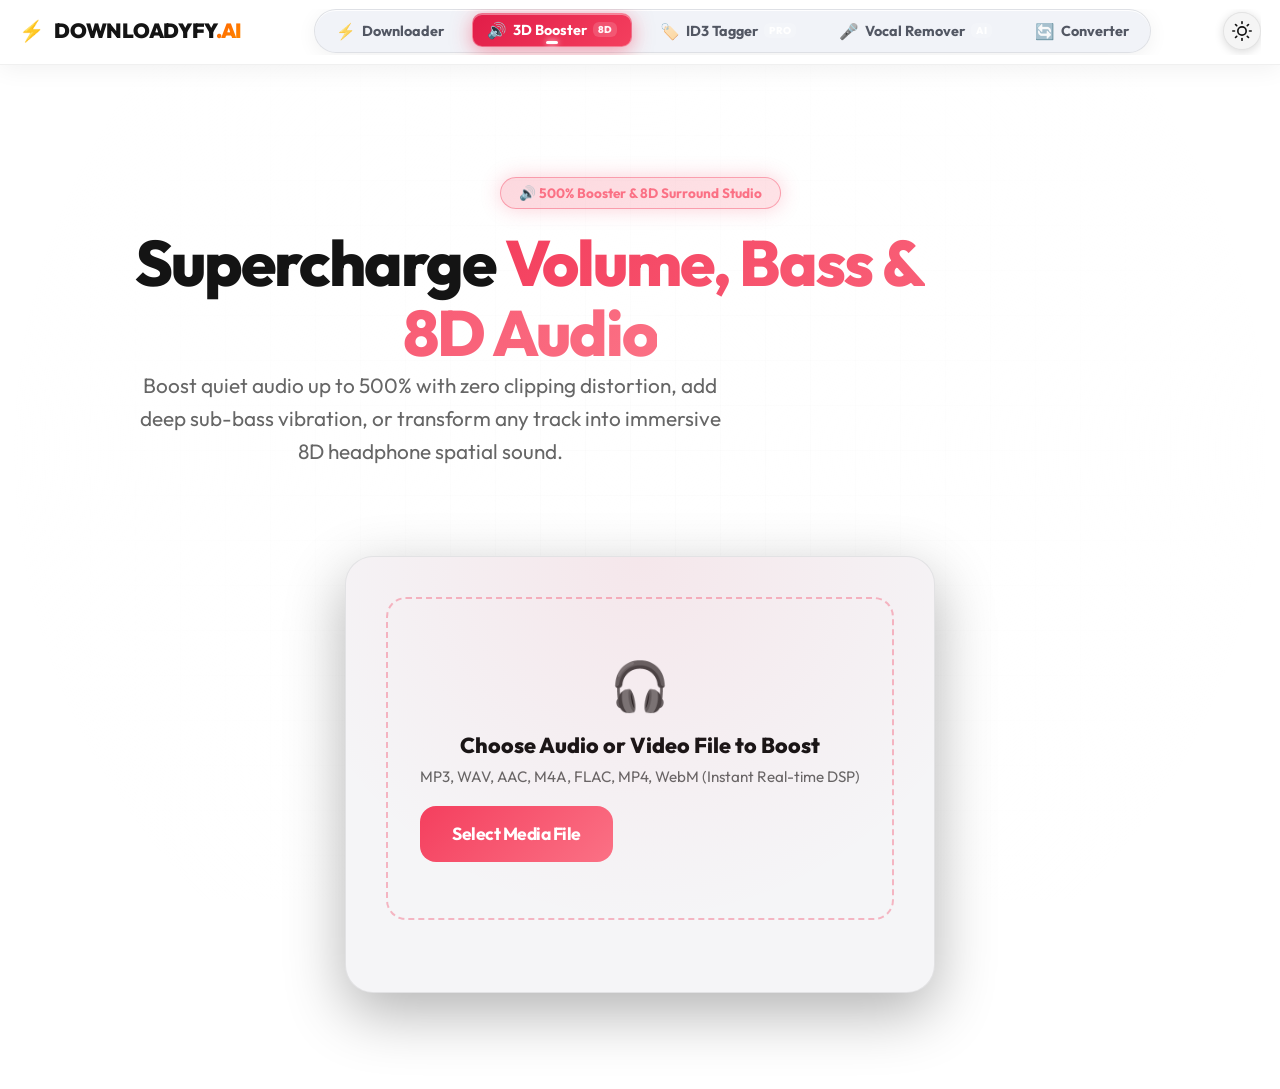
<file: frontend/booster.html>
<!DOCTYPE html>
<html lang="en">
<head>
    <meta charset="UTF-8">
    <meta name="viewport" content="width=device-width, initial-scale=1.0">
    <title>AI Volume Booster & 3D 8D Spatial Audio Studio - DOWNLOADYFY.AI</title>
    <meta name="description" content="Boost audio volume up to 500%, create 8D spatial audio surround sound, deep bass boost, and slowed + reverb tracks in real time.">
    <link rel="preconnect" href="https://fonts.googleapis.com">
    <link rel="preconnect" href="https://fonts.gstatic.com" crossorigin>
    <link href="https://fonts.googleapis.com/css2?family=Outfit:wght@300;400;600;700;800;900&display=swap" rel="stylesheet">
    <link rel="stylesheet" href="styles.css?v=26">
    <style>
        .booster-hero {
            text-align: center;
            padding: 4rem 1rem 2rem;
        }
        .booster-badge {
            background: linear-gradient(135deg, rgba(244, 63, 94, 0.2), rgba(251, 113, 133, 0.2));
            border: 1px solid rgba(244, 63, 94, 0.4);
            color: #fb7185;
            padding: 6px 18px;
            border-radius: 30px;
            font-size: 0.85rem;
            font-weight: 700;
            display: inline-flex;
            align-items: center;
            gap: 8px;
            margin-bottom: 1.2rem;
            box-shadow: 0 0 20px rgba(244, 63, 94, 0.25);
        }
        .booster-card {
            background: var(--card-bg);
            border: 1px solid var(--glass-border);
            border-radius: 28px;
            padding: 2.5rem;
            max-width: 960px;
            margin: 0 auto 3rem;
            box-shadow: 0 20px 60px rgba(0,0,0,0.3);
            backdrop-filter: blur(16px);
            position: relative;
            overflow: hidden;
        }
        .booster-card::before {
            content: '';
            position: absolute;
            inset: 0;
            background: radial-gradient(circle at top, rgba(244, 63, 94, 0.08), transparent 70%);
            pointer-events: none;
        }

        /* 3D Orbit Visualizer Container */
        .orbit-visualizer-container {
            width: 100%;
            height: 240px;
            background: radial-gradient(circle, rgba(244, 63, 94, 0.05), rgba(0,0,0,0.4) 80%);
            border-radius: 20px;
            border: 1px solid var(--glass-border);
            margin-bottom: 2rem;
            position: relative;
            display: flex;
            align-items: center;
            justify-content: center;
            overflow: hidden;
        }
        #orbitCanvas {
            width: 100%;
            height: 100%;
            display: block;
        }
        .orbit-center-icon {
            position: absolute;
            font-size: 2.5rem;
            filter: drop-shadow(0 0 16px rgba(244, 63, 94, 0.6));
            pointer-events: none;
        }

        /* FX Controls Grid */
        .fx-grid {
            display: grid;
            grid-template-columns: repeat(auto-fit, minmax(280px, 1fr));
            gap: 1.5rem;
            margin-bottom: 2rem;
        }
        .fx-box {
            background: rgba(0,0,0,0.25);
            border: 1px solid var(--glass-border);
            border-radius: 20px;
            padding: 1.5rem;
            display: flex;
            flex-direction: column;
            gap: 1rem;
            transition: all 0.3s ease;
        }
        .fx-box:hover {
            border-color: rgba(244, 63, 94, 0.4);
            transform: translateY(-2px);
        }
        .fx-header {
            display: flex;
            justify-content: space-between;
            align-items: center;
        }
        .fx-title {
            font-weight: 800;
            font-size: 1.1rem;
            display: flex;
            align-items: center;
            gap: 8px;
        }
        .fx-val-badge {
            background: rgba(244, 63, 94, 0.15);
            color: #fb7185;
            padding: 3px 10px;
            border-radius: 12px;
            font-weight: 800;
            font-size: 0.85rem;
            border: 1px solid rgba(244, 63, 94, 0.3);
        }

        /* Toggle Switches */
        .switch-toggle {
            position: relative;
            display: inline-block;
            width: 50px;
            height: 28px;
        }
        .switch-toggle input {
            opacity: 0;
            width: 0;
            height: 0;
        }
        .slider-switch {
            position: absolute;
            cursor: pointer;
            inset: 0;
            background-color: rgba(255,255,255,0.1);
            border-radius: 34px;
            transition: .3s;
            border: 1px solid var(--glass-border);
        }
        .slider-switch:before {
            position: absolute;
            content: "";
            height: 20px;
            width: 20px;
            left: 4px;
            bottom: 3px;
            background-color: white;
            border-radius: 50%;
            transition: .3s;
        }
        input:checked + .slider-switch {
            background: linear-gradient(135deg, #f43f5e, #fb7185);
        }
        input:checked + .slider-switch:before {
            transform: translateX(21px);
        }

        /* Presets strip */
        .preset-strip {
            display: flex;
            gap: 10px;
            flex-wrap: wrap;
            margin-bottom: 2rem;
            justify-content: center;
        }
        .preset-pill {
            padding: 10px 18px;
            border-radius: 14px;
            background: rgba(255,255,255,0.03);
            border: 1px solid var(--glass-border);
            color: var(--text-main);
            font-weight: 700;
            font-size: 0.88rem;
            cursor: pointer;
            transition: all 0.2s ease;
            display: flex;
            align-items: center;
            gap: 8px;
        }
        .preset-pill:hover {
            transform: translateY(-2px);
            border-color: #f43f5e;
            box-shadow: 0 8px 20px rgba(244, 63, 94, 0.15);
        }
        .preset-pill.active {
            background: linear-gradient(135deg, #f43f5e, #fb7185);
            color: white;
            border-color: transparent;
            box-shadow: 0 8px 20px rgba(244, 63, 94, 0.3);
        }

        /* Dropzone */
        .booster-dropzone {
            border: 2px dashed rgba(244, 63, 94, 0.35);
            border-radius: 20px;
            padding: 3.5rem 2rem;
            text-align: center;
            cursor: pointer;
            transition: all 0.3s ease;
            background: rgba(255, 255, 255, 0.015);
            margin-bottom: 2rem;
        }
        .booster-dropzone:hover, .booster-dropzone.dragover {
            border-color: #f43f5e;
            background: rgba(244, 63, 94, 0.05);
            transform: scale(1.01);
        }

        /* Master Footer */
        .master-footer {
            background: var(--glass-bg);
            border: 1px solid var(--glass-border);
            border-radius: 20px;
            padding: 1.5rem 2rem;
            display: flex;
            justify-content: space-between;
            align-items: center;
            flex-wrap: wrap;
            gap: 1.5rem;
        }
        .boost-download-btn {
            background: linear-gradient(135deg, #f43f5e, #e11d48);
            color: white;
            padding: 14px 28px;
            border-radius: 16px;
            font-weight: 800;
            font-size: 1.05rem;
            border: none;
            cursor: pointer;
            box-shadow: 0 10px 30px rgba(244, 63, 94, 0.35);
            display: inline-flex;
            align-items: center;
            gap: 10px;
            transition: all 0.3s ease;
        }
        .boost-download-btn:hover {
            transform: translateY(-3px) scale(1.02);
            box-shadow: 0 15px 40px rgba(244, 63, 94, 0.5);
        }

        .nav-links-menu {
            display: flex;
            align-items: center;
            gap: 0.8rem;
        }
        .nav-link-item {
            color: var(--text-muted);
            text-decoration: none;
            font-size: 0.9rem;
            font-weight: 700;
            padding: 6px 14px;
            border-radius: 10px;
            transition: all 0.2s ease;
        }
        .nav-link-item:hover, .nav-link-item.active {
            color: var(--text-main);
            background: rgba(255,255,255,0.06);
        }
        .nav-link-item.active {
            color: #fb7185;
            border: 1px solid rgba(244, 63, 94, 0.3);
        }
    </style>
</head>
<body class="light-theme">
    <!-- Navbar -->
    <nav class="navbar">
        <div class="nav-container">
            <a href="index.html" class="logo">
                <span class="logo-icon">⚡</span>
                <span class="logo-text">DOWNLOADYFY<span class="logo-ai">.AI</span></span>
            </a>
            
            <div class="nav-links-menu">
                <a href="index.html" class="nav-link-item nav-downloader"><span class="nav-icon">⚡</span><span>Downloader</span></a>
                <a href="booster.html" class="nav-link-item active nav-booster"><span class="nav-icon">🔊</span><span>3D Booster</span><span class="nav-badge">8D</span></a>
                <a href="tagger.html" class="nav-link-item nav-tagger"><span class="nav-icon">🏷️</span><span>ID3 Tagger</span><span class="nav-badge">PRO</span></a>
                <a href="vocal-remover.html" class="nav-link-item nav-vocal"><span class="nav-icon">🎤</span><span>Vocal Remover</span><span class="nav-badge">AI</span></a>
                <a href="converter.html" class="nav-link-item nav-converter"><span class="nav-icon">🔄</span><span>Converter</span></a>
            </div>

            <div class="nav-controls">
                <button id="themeToggle" class="theme-toggle-btn" aria-label="Toggle Theme">
                    <svg class="sun-icon" xmlns="http://www.w3.org/2000/svg" width="20" height="20" viewBox="0 0 24 24" fill="none" stroke="currentColor" stroke-width="2" stroke-linecap="round" stroke-linejoin="round"><circle cx="12" cy="12" r="5"></circle><line x1="12" y1="1" x2="12" y2="3"></line><line x1="12" y1="21" x2="12" y2="23"></line><line x1="4.22" y1="4.22" x2="5.64" y2="5.64"></line><line x1="18.36" y1="18.36" x2="19.78" y2="19.78"></line><line x1="1" y1="12" x2="3" y2="12"></line><line x1="21" y1="12" x2="23" y2="12"></line><line x1="4.22" y1="19.78" x2="5.64" y2="18.36"></line><line x1="18.36" y1="5.64" x2="19.78" y2="4.22"></line></svg>
                    <svg class="moon-icon hidden" xmlns="http://www.w3.org/2000/svg" width="20" height="20" viewBox="0 0 24 24" fill="none" stroke="currentColor" stroke-width="2" stroke-linecap="round" stroke-linejoin="round"><path d="M21 12.79A9 9 0 1 1 11.21 3 7 7 0 0 0 21 12.79z"></path></svg>
                </button>
            </div>
        </div>
    </nav>

    <main class="container">
        <header class="booster-hero">
            <div class="booster-badge">🔊 500% Booster & 8D Surround Studio</div>
            <h1 class="hero-title">Supercharge <span class="gradient-text" style="background: linear-gradient(135deg, #f43f5e, #fb7185); -webkit-background-clip: text; -webkit-text-fill-color: transparent;">Volume, Bass & 8D Audio</span></h1>
            <p class="hero-subtitle">Boost quiet audio up to 500% with zero clipping distortion, add deep sub-bass vibration, or transform any track into immersive 8D headphone spatial sound.</p>
        </header>

        <section class="booster-card">
            <!-- Upload Area -->
            <div class="booster-dropzone" id="boosterDropzone">
                <input type="file" id="boosterFileInput" accept="audio/*,video/*" style="display: none;">
                <div style="font-size: 3rem; margin-bottom: 1rem;">🎧</div>
                <h3 style="font-size: 1.35rem; margin-bottom: 0.5rem; font-weight: 800;">Choose Audio or Video File to Boost</h3>
                <p style="color: var(--text-muted); font-size: 0.95rem; margin-bottom: 1.2rem;">MP3, WAV, AAC, M4A, FLAC, MP4, WebM (Instant Real-time DSP)</p>
                <button type="button" class="glow-button" id="selectAudioBtn" style="background: linear-gradient(135deg, #f43f5e, #fb7185);">Select Media File</button>
            </div>

            <!-- Studio Suite -->
            <div id="boosterStudio" class="hidden">
                <!-- 3D Orbit Visualizer -->
                <div class="orbit-visualizer-container">
                    <canvas id="orbitCanvas"></canvas>
                    <div class="orbit-center-icon">👤</div>
                </div>

                <!-- One-Click Preset Strip -->
                <div class="preset-strip">
                    <button class="preset-pill active" id="presetDefault">Default / Reset</button>
                    <button class="preset-pill" id="presetBass">💥 Bass Earthquake (+14dB)</button>
                    <button class="preset-pill" id="preset8D">🌀 8D Headphone Experience</button>
                    <button class="preset-pill" id="presetSlowed">🌌 Slowed + Reverb Vibe</button>
                    <button class="preset-pill" id="presetNightcore">⚡ Nightcore Sped-Up</button>
                    <button class="preset-pill" id="presetLoud">📢 Ultra Loud 300%</button>
                </div>

                <!-- FX Sliders & Switches Grid -->
                <div class="fx-grid">
                    <!-- Volume Boost -->
                    <div class="fx-box">
                        <div class="fx-header">
                            <span class="fx-title">🔊 Master Volume</span>
                            <span class="fx-val-badge" id="volValBadge">100%</span>
                        </div>
                        <input type="range" id="volumeSlider" min="0.5" max="5.0" step="0.1" value="1.0" class="volume-slider" style="accent-color: #f43f5e;">
                        <span style="font-size: 0.78rem; color: var(--text-muted);">Smart soft-knee limiter active (no harsh crackling)</span>
                    </div>

                    <!-- Bass Boost -->
                    <div class="fx-box">
                        <div class="fx-header">
                            <span class="fx-title">🥁 Deep Sub-Bass</span>
                            <span class="fx-val-badge" id="bassValBadge">+0 dB</span>
                        </div>
                        <input type="range" id="bassSlider" min="0" max="20" step="1" value="0" class="volume-slider" style="accent-color: #f43f5e;">
                        <span style="font-size: 0.78rem; color: var(--text-muted);">60Hz - 90Hz resonant acoustic sub-woofer kick</span>
                    </div>

                    <!-- 8D Spatial Audio -->
                    <div class="fx-box">
                        <div class="fx-header">
                            <span class="fx-title">🌀 8D 360° Surround</span>
                            <label class="switch-toggle">
                                <input type="checkbox" id="spatialToggle">
                                <span class="slider-switch"></span>
                            </label>
                        </div>
                        <div style="display: flex; justify-content: space-between; align-items: center;">
                            <span style="font-size: 0.85rem; color: var(--text-muted);">Rotation Speed:</span>
                            <span id="orbitSpeedVal" style="font-weight: 700; font-size: 0.85rem; color: #fb7185;">8s / rev</span>
                        </div>
                        <input type="range" id="orbitSpeedSlider" min="3" max="20" step="1" value="8" class="volume-slider" style="accent-color: #f43f5e;">
                    </div>

                    <!-- Reverb / Hall Room -->
                    <div class="fx-box">
                        <div class="fx-header">
                            <span class="fx-title">🏛️ Concert Hall Reverb</span>
                            <label class="switch-toggle">
                                <input type="checkbox" id="reverbToggle">
                                <span class="slider-switch"></span>
                            </label>
                        </div>
                        <span style="font-size: 0.78rem; color: var(--text-muted);">Creates expansive acoustic room reflections</span>
                    </div>

                    <!-- Speed / Pitch (Slowed or Nightcore) -->
                    <div class="fx-box">
                        <div class="fx-header">
                            <span class="fx-title">⏱️ Tempo & Speed</span>
                            <span class="fx-val-badge" id="speedValBadge">1.0x Normal</span>
                        </div>
                        <input type="range" id="speedSlider" min="0.6" max="1.5" step="0.05" value="1.0" class="volume-slider" style="accent-color: #f43f5e;">
                        <span style="font-size: 0.78rem; color: var(--text-muted);">0.85x for Slowed • 1.25x for Nightcore</span>
                    </div>
                </div>

                <!-- Master Controls Footer -->
                <div class="master-footer">
                    <div style="display: flex; align-items: center; gap: 1.2rem;">
                        <button id="boosterPlayBtn" class="play-btn-large" style="background: linear-gradient(135deg, #f43f5e, #fb7185);">▶</button>
                        <div>
                            <h4 id="boosterFileName" style="font-weight: 800; font-size: 1.1rem; margin-bottom: 2px;">Track Name</h4>
                            <span id="boosterTimeDisplay" style="color: var(--text-muted); font-size: 0.85rem;">0:00 / 0:00</span>
                        </div>
                    </div>

                    <button id="downloadBoostedBtn" class="boost-download-btn">
                        <span>⬇</span> Export Enhanced Master (320kbps MP3)
                    </button>
                </div>
            </div>
        </section>
    </main>

    <script src="sound-effects.js"></script>
    <script src="language.js"></script>
    <script src="booster.js"></script>
</body>
</html>
</file>
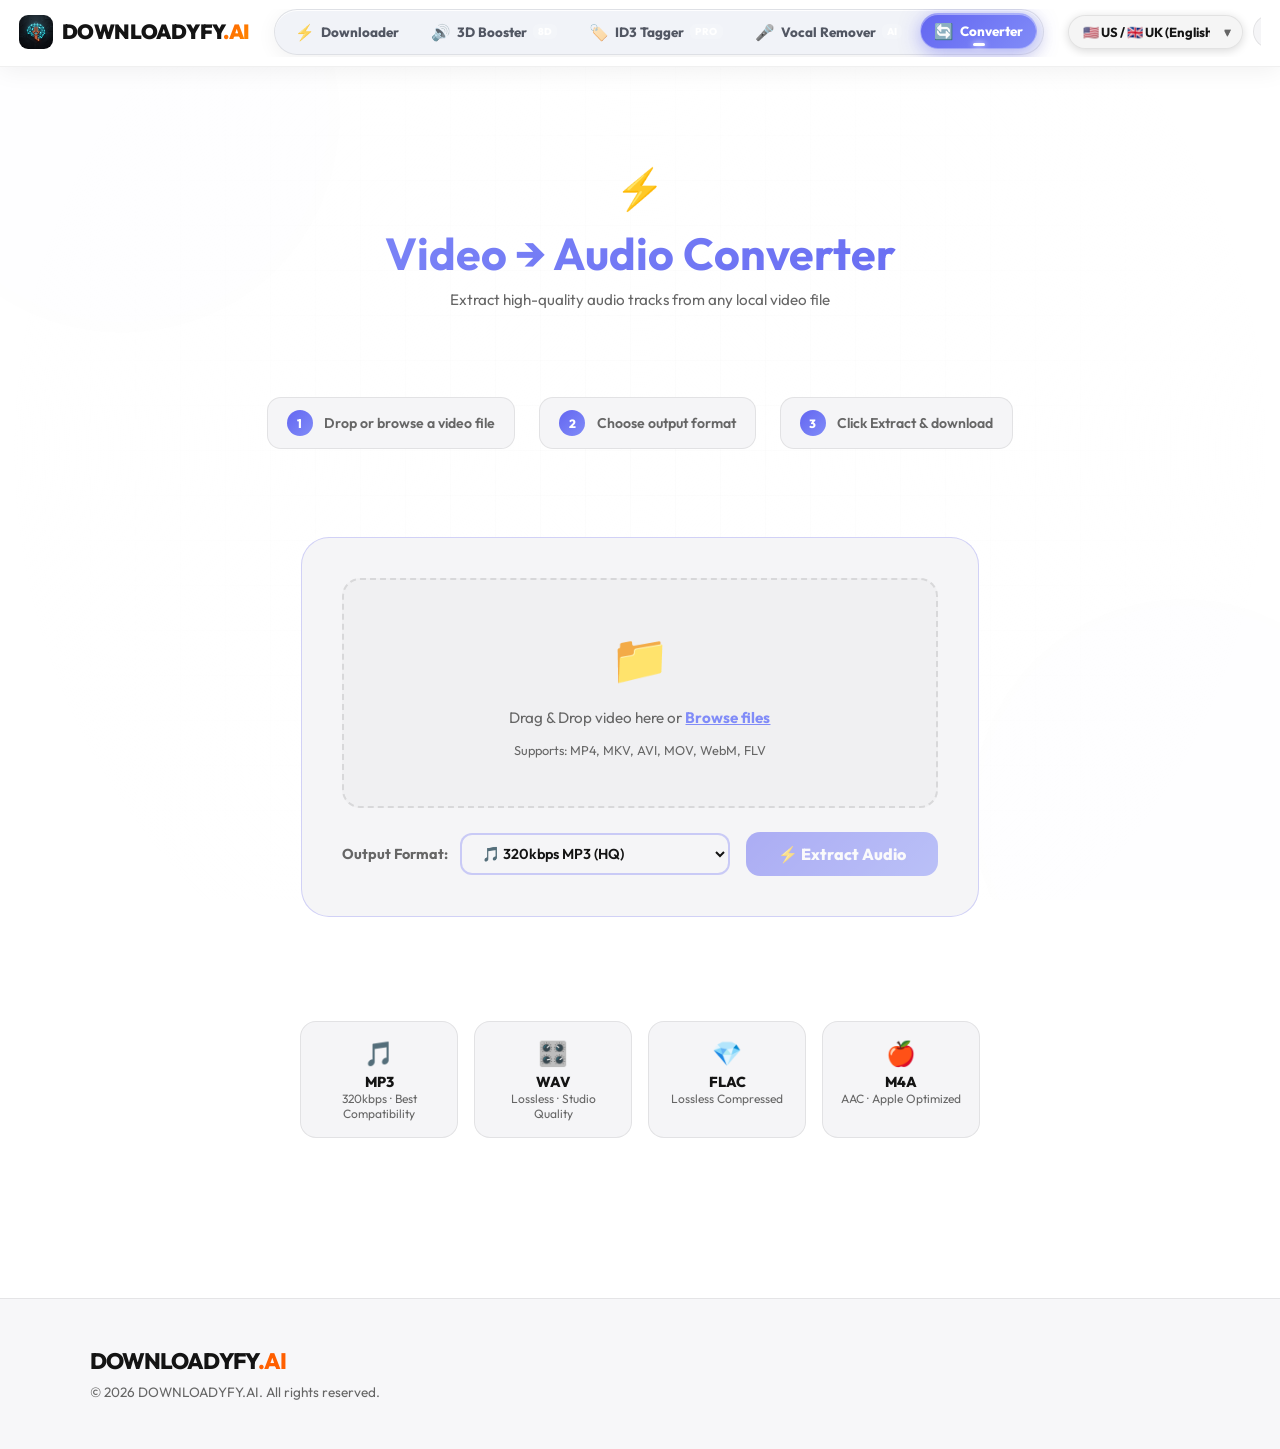
<file: frontend/converter.html>
<!DOCTYPE html>
<html lang="en">
<head>
    <meta charset="UTF-8">
    <meta name="viewport" content="width=device-width, initial-scale=1.0">
    <title>Video → Audio Converter — DOWNLOADYFY.AI</title>
    <meta name="description" content="Convert local MP4, MKV, AVI videos to high-quality MP3, WAV, FLAC audio tracks. Free, no upload limits.">
    <link rel="preconnect" href="https://fonts.googleapis.com">
    <link rel="preconnect" href="https://fonts.gstatic.com" crossorigin>
    <link href="https://fonts.googleapis.com/css2?family=Outfit:wght@300;400;600;800&display=swap" rel="stylesheet">
    <link rel="stylesheet" href="styles.css?v=26">
    <style>
        .page-back-btn {
            display: inline-flex;
            align-items: center;
            gap: 0.5rem;
            font-size: 0.85rem;
            font-weight: 700;
            color: var(--text-muted);
            text-decoration: none;
            padding: 0.4rem 1rem;
            border-radius: 20px;
            border: 1px solid var(--glass-border);
            background: var(--card-bg);
            transition: all 0.2s ease;
        }
        .page-back-btn:hover {
            color: #818cf8;
            border-color: #6366f1;
            transform: translateX(-2px);
        }

        .page-header-section {
            text-align: center;
            padding: 3rem 1rem 2rem;
        }
        .page-header-section h1 {
            font-size: clamp(1.8rem, 4vw, 2.8rem);
            margin: 0.8rem 0 0.5rem;
        }
        .page-header-section p {
            color: var(--text-muted);
            font-size: 0.95rem;
            margin: 0;
        }
        .page-icon { font-size: 2.5rem; margin-bottom: 0.3rem; }

        /* Accent overrides for converter theme (purple/indigo) */
        .converter-page .drag-zone:hover,
        .converter-page .drag-zone.dragover {
            border-color: #6366f1;
            background: rgba(99,102,241,0.06);
        }
        .converter-page .browse-link { color: #818cf8; }
        .converter-page .browse-link:hover { color: #6366f1; }

        /* How it works mini section */
        .mini-how {
            display: flex;
            gap: 1.5rem;
            flex-wrap: wrap;
            justify-content: center;
            max-width: 750px;
            margin: 0 auto 2rem;
        }
        .mini-step {
            display: flex;
            align-items: center;
            gap: 0.7rem;
            background: var(--card-bg);
            border: 1px solid var(--glass-border);
            border-radius: 14px;
            padding: 0.75rem 1.2rem;
            font-size: 0.88rem;
            font-weight: 600;
            color: var(--text-muted);
        }
        .mini-step-num {
            width: 26px;
            height: 26px;
            border-radius: 50%;
            background: linear-gradient(135deg, #6366f1, #818cf8);
            color: white;
            font-size: 0.75rem;
            font-weight: 800;
            display: flex;
            align-items: center;
            justify-content: center;
            flex-shrink: 0;
        }

        /* Allowance badge */
        .allowance-badge {
            display: inline-flex;
            align-items: center;
            gap: 0.5rem;
            padding: 0.4rem 1rem;
            background: rgba(99,102,241,0.12);
            border: 1px solid rgba(99,102,241,0.3);
            border-radius: 20px;
            font-size: 0.82rem;
            font-weight: 700;
            color: #818cf8;
        }

        .format-pills {
            display: flex;
            flex-wrap: wrap;
            gap: 0.7rem;
            margin-bottom: 1.2rem;
        }
        .format-pill-btn {
            padding: 0.5rem 1.1rem;
            border-radius: 12px;
            background: var(--card-bg);
            border: 2px solid var(--glass-border);
            color: var(--text-muted);
            font-size: 0.85rem;
            font-weight: 700;
            cursor: pointer;
            transition: all 0.2s ease;
        }
        .format-pill-btn:hover,
        .format-pill-btn.active {
            border-color: #6366f1;
            color: #818cf8;
            background: rgba(99,102,241,0.1);
        }

        .converter-main-card {
            background: var(--card-bg);
            border: 1px solid rgba(99,102,241,0.25);
            border-radius: 28px;
            padding: 2.5rem;
            max-width: 680px;
            margin: 0 auto 3rem;
        }

        .converter-main-card .drag-zone {
            border: 2px dashed rgba(99,102,241,0.4);
            background: rgba(99,102,241,0.03);
            border-radius: 18px;
            padding: 3rem 2rem;
            text-align: center;
            cursor: pointer;
            transition: all 0.25s ease;
            margin-bottom: 1.5rem;
        }
        .converter-main-card .drag-zone:hover,
        .converter-main-card .drag-zone.dragover {
            border-color: #6366f1;
            background: rgba(99,102,241,0.08);
            transform: scale(1.01);
        }
        .converter-main-card .drag-icon { font-size: 3rem; margin-bottom: 0.5rem; }
        .converter-main-card .drag-text { font-size: 0.95rem; color: var(--text-muted); margin: 0; }
        .converter-main-card .browse-link { color: #818cf8; text-decoration: underline; cursor: pointer; }

        .converter-controls-row {
            display: flex;
            align-items: center;
            justify-content: space-between;
            flex-wrap: wrap;
            gap: 1rem;
        }
        .converter-controls-row label {
            font-weight: 700;
            font-size: 0.9rem;
            color: var(--text-muted);
        }
        .quality-select-styled {
            background: var(--card-bg);
            border: 2px solid rgba(99,102,241,0.3);
            padding: 0.55rem 1rem;
            border-radius: 12px;
            color: var(--text-main);
            cursor: pointer;
            outline: none;
            font-size: 0.9rem;
            font-weight: 600;
            transition: border-color 0.2s ease;
        }
        .quality-select-styled:focus { border-color: #6366f1; }

        .convert-submit-btn {
            background: linear-gradient(135deg, #6366f1, #818cf8);
            color: white;
            border: none;
            padding: 0.75rem 2rem;
            border-radius: 14px;
            font-size: 1rem;
            font-weight: 800;
            cursor: pointer;
            transition: transform 0.2s ease, box-shadow 0.2s ease, opacity 0.2s ease;
            display: flex;
            align-items: center;
            gap: 0.5rem;
            min-width: 160px;
            justify-content: center;
        }
        .convert-submit-btn:hover:not(:disabled) {
            transform: translateY(-2px);
            box-shadow: 0 8px 24px rgba(99,102,241,0.4);
        }
        .convert-submit-btn:disabled {
            opacity: 0.5;
            cursor: not-allowed;
        }

        .selected-file-chip {
            display: inline-flex;
            align-items: center;
            gap: 0.5rem;
            background: rgba(99,102,241,0.12);
            border: 1px solid rgba(99,102,241,0.3);
            border-radius: 12px;
            padding: 0.4rem 0.9rem;
            font-size: 0.82rem;
            color: #818cf8;
            margin-bottom: 1rem;
        }
    </style>
</head>
<body class="converter-page light-theme">
    <nav class="navbar">
        <div class="nav-container">
            <a href="index.html" class="logo" style="display:flex;align-items:center;gap:0.55rem;text-decoration:none;color:inherit;">
                <img src="assets/logo.png" alt="DOWNLOADYFY.AI Logo" style="width:34px;height:34px;border-radius:9px;object-fit:cover;flex-shrink:0;">
                <span class="logo-text">DOWNLOADYFY<span>.AI</span></span>
            </a>

            <div class="nav-links-menu">
                <a href="index.html" class="nav-link-item nav-downloader"><span class="nav-icon">⚡</span><span>Downloader</span></a>
                <a href="booster.html" class="nav-link-item nav-booster"><span class="nav-icon">🔊</span><span>3D Booster</span><span class="nav-badge">8D</span></a>
                <a href="tagger.html" class="nav-link-item nav-tagger"><span class="nav-icon">🏷️</span><span>ID3 Tagger</span><span class="nav-badge">PRO</span></a>
                <a href="vocal-remover.html" class="nav-link-item nav-vocal"><span class="nav-icon">🎤</span><span>Vocal Remover</span><span class="nav-badge">AI</span></a>
                <a href="converter.html" class="nav-link-item active nav-converter"><span class="nav-icon">🔄</span><span>Converter</span></a>
            </div>

            <div class="nav-actions">
                <!-- Language Selector Dropdown -->
                <div class="language-selector-wrapper">
                    <select id="languageSelect" class="lang-select-dropdown" aria-label="Select Language">
                        <!-- Popular/User requested -->
                        <option value="en">🇺🇸 US / 🇬🇧 UK (English)</option>
                        <option value="hi">🇮🇳 India (हिंदी)</option>
                        <option value="ne">🇳🇵 Nepal (नेपाली)</option>
                        <option value="ur">🇵🇰 Pakistan (اردو)</option>
                        <option value="ja">🇯🇵 Japan (日本語)</option>
                        <option value="lb">🇱🇺 Luxembourg (Lëtzebuergesch)</option>

                        <!-- Afghanistan to Burkina Faso -->
                        <option value="ps">🇦🇫 Afghanistan (Pashto)</option>
                        <option value="sq">🇦🇱 Albania (Shqip)</option>
                        <option value="ar">🇩🇿 Algeria / Bahrain (العربية)</option>
                        <option value="ca">🇦🇩 Andorra (Català)</option>
                        <option value="pt">🇦🇴 Angola / Brazil (Português)</option>
                        <option value="es">🇦🇷 Argentina / Bolivia (Español)</option>
                        <option value="hy">🇦🇲 Armenia (Հايերեն)</option>
                        <option value="de">🇦🇹 Austria / Germany (Deutsch)</option>
                        <option value="az">🇦🇿 Azerbaijan (Azərbaycanca)</option>
                        <option value="en">🇧🇸 Bahamas / Belize / Barbados (English)</option>
                        <option value="bn">🇧🇩 Bangladesh (বাংলা)</option>
                        <option value="be">🇧🇾 Belarus (Беларуская)</option>
                        <option value="nl">🇧🇪 Belgium / Netherlands (Nederlands)</option>
                        <option value="fr">🇧🇯 Benin / France / Burkina Faso (Français)</option>
                        <option value="dz">🇧🇹 Bhutan (རྫོང་ཁ)</option>
                        <option value="bs">🇧🇦 Bosnia (Bosanski)</option>
                        <option value="ms">🇧🇳 Brunei (Melayu)</option>
                        <option value="bg">🇧🇬 Bulgaria (Български)</option>

                        <!-- Other major world languages -->
                        <option value="it">🇮🇹 Italy (Italiano)</option>
                        <option value="ko">🇰🇷 Korea (한국어)</option>
                        <option value="ru">🇷🇺 Russia (Русский)</option>
                        <option value="zh-CN">🇨🇳 China (简体中文)</option>
                        <option value="tr">🇹🇷 Turkey (Türkçe)</option>
                        <option value="vi">🇻🇳 Vietnam (Tiếng Việt)</option>
                    </select>
                    <span class="select-arrow" style="
                        position: absolute;
                        right: 10px;
                        top: 50%;
                        transform: translateY(-50%);
                        color: var(--text-muted);
                        pointer-events: none;
                        font-size: 0.7rem;
                    ">▼</span>
                </div>

                <a href="index.html" class="page-back-btn">← Home</a>
                <button id="themeToggle" class="theme-toggle-btn" aria-label="Toggle Theme">
                    <svg class="sun-icon" xmlns="http://www.w3.org/2000/svg" width="20" height="20" viewBox="0 0 24 24" fill="none" stroke="currentColor" stroke-width="2" stroke-linecap="round" stroke-linejoin="round"><circle cx="12" cy="12" r="5"></circle><line x1="12" y1="1" x2="12" y2="3"></line><line x1="12" y1="21" x2="12" y2="23"></line><line x1="4.22" y1="4.22" x2="5.64" y2="5.64"></line><line x1="18.36" y1="18.36" x2="19.78" y2="19.78"></line><line x1="1" y1="12" x2="3" y2="12"></line><line x1="21" y1="12" x2="23" y2="12"></line><line x1="4.22" y1="19.78" x2="5.64" y2="18.36"></line><line x1="18.36" y1="5.64" x2="19.78" y2="4.22"></line></svg>
                    <svg class="moon-icon hidden" xmlns="http://www.w3.org/2000/svg" width="20" height="20" viewBox="0 0 24 24" fill="none" stroke="currentColor" stroke-width="2" stroke-linecap="round" stroke-linejoin="round"><path d="M21 12.79A9 9 0 1 1 11.21 3 7 7 0 0 0 21 12.79z"></path></svg>
                </button>
            </div>
        </div>
    </nav>

    <div class="background-elements">
        <div class="blob blob-1" style="background: radial-gradient(circle, rgba(99,102,241,0.25) 0%, transparent 70%);"></div>
        <div class="blob blob-2" style="background: radial-gradient(circle, rgba(139,92,246,0.2) 0%, transparent 70%);"></div>
    </div>

    <main class="container">
        <header class="page-header-section">
            <div class="page-icon">⚡</div>
            <h1 style="background: linear-gradient(135deg, #818cf8, #6366f1); -webkit-background-clip: text; -webkit-text-fill-color: transparent; background-clip: text;">Video → Audio Converter</h1>
            <p>Extract high-quality audio tracks from any local video file</p>
        </header>

        <!-- Mini How-to steps -->
        <div class="mini-how">
            <div class="mini-step"><div class="mini-step-num">1</div>Drop or browse a video file</div>
            <div class="mini-step"><div class="mini-step-num">2</div>Choose output format</div>
            <div class="mini-step"><div class="mini-step-num">3</div>Click Extract & download</div>
        </div>

        <!-- Main converter card -->
        <div class="converter-main-card">

            <form id="convertForm">
                <!-- Drag Zone -->
                <div class="drag-zone" id="dragZone">
                    <div class="drag-icon">📁</div>
                    <p class="drag-text">Drag & Drop video here or <span class="browse-link">Browse files</span></p>
                    <p class="drag-text" style="font-size: 0.8rem; margin-top: 4px; color: var(--text-muted);">Supports: MP4, MKV, AVI, MOV, WebM, FLV</p>
                    <input type="file" id="videoFileInput" accept="video/*" style="display: none;" required>
                </div>

                <!-- Selected file chip -->
                <div class="selected-file-chip hidden" id="selectedFileInfo">
                    <span>📄</span>
                    <span class="file-name" id="selectedFileName">video.mp4</span>
                    <span style="color: var(--text-muted);">·</span>
                    <span class="file-size" id="selectedFileSize">0 MB</span>
                </div>

                <!-- Controls -->
                <div class="converter-controls-row">
                    <div style="display: flex; align-items: center; gap: 0.8rem; flex-wrap: wrap;">
                        <label for="audioFormatSelect">Output Format:</label>
                        <select id="audioFormatSelect" class="quality-select-styled">
                            <option value="mp3">🎵 320kbps MP3 (HQ)</option>
                            <option value="wav">🎛️ Uncompressed WAV (Lossless)</option>
                            <option value="flac">💎 Lossless FLAC (Super HQ)</option>
                            <option value="m4a">🍎 320kbps M4A/AAC (Best)</option>
                        </select>
                    </div>
                    <button type="submit" class="convert-submit-btn" id="convertBtn" disabled>
                        <span class="convert-btn-text">⚡ Extract Audio</span>
                        <div class="loader-spinner hidden" id="convertLoader" style="width: 16px; height: 16px; border-color: rgba(255,255,255,0.2); border-top-color: #fff;"></div>
                    </button>
                </div>
            </form>

            <!-- Status Box -->
            <div class="status-box hidden" id="convertStatus" style="margin-top: 1.5rem;">
                <div class="progress-bar">
                    <div class="progress-fill" id="convertProgressFill" style="width: 0%; background: linear-gradient(90deg, #6366f1, #818cf8);"></div>
                </div>
                <div class="terminal-log-wrapper" style="padding: 0.5rem 1rem; font-size: 0.85rem;">
                    <span class="terminal-prompt">></span> <span id="convertStatusText">Uploading file to server...</span>
                </div>
            </div>
        </div>

        <!-- Format Info Cards -->
        <div style="max-width: 680px; margin: 0 auto 3rem; display: grid; grid-template-columns: repeat(auto-fit, minmax(140px, 1fr)); gap: 1rem;">
            <div style="background: var(--card-bg); border: 1px solid var(--glass-border); border-radius: 16px; padding: 1rem; text-align: center;">
                <div style="font-size: 1.5rem; margin-bottom: 0.3rem;">🎵</div>
                <div style="font-weight: 800; font-size: 0.9rem; color: var(--text-main);">MP3</div>
                <div style="font-size: 0.75rem; color: var(--text-muted);">320kbps · Best Compatibility</div>
            </div>
            <div style="background: var(--card-bg); border: 1px solid var(--glass-border); border-radius: 16px; padding: 1rem; text-align: center;">
                <div style="font-size: 1.5rem; margin-bottom: 0.3rem;">🎛️</div>
                <div style="font-weight: 800; font-size: 0.9rem; color: var(--text-main);">WAV</div>
                <div style="font-size: 0.75rem; color: var(--text-muted);">Lossless · Studio Quality</div>
            </div>
            <div style="background: var(--card-bg); border: 1px solid var(--glass-border); border-radius: 16px; padding: 1rem; text-align: center;">
                <div style="font-size: 1.5rem; margin-bottom: 0.3rem;">💎</div>
                <div style="font-weight: 800; font-size: 0.9rem; color: var(--text-main);">FLAC</div>
                <div style="font-size: 0.75rem; color: var(--text-muted);">Lossless Compressed</div>
            </div>
            <div style="background: var(--card-bg); border: 1px solid var(--glass-border); border-radius: 16px; padding: 1rem; text-align: center;">
                <div style="font-size: 1.5rem; margin-bottom: 0.3rem;">🍎</div>
                <div style="font-weight: 800; font-size: 0.9rem; color: var(--text-main);">M4A</div>
                <div style="font-size: 0.75rem; color: var(--text-muted);">AAC · Apple Optimized</div>
            </div>
        </div>

        <div id="errorToast" class="toast hidden">
            <p id="errorMsg">Something went wrong. Please try again.</p>
        </div>
    </main>

    <footer class="footer">
        <div class="footer-container">
            <div class="footer-left">
                <div class="footer-logo">DOWNLOADYFY<span>.AI</span></div>
                <p class="footer-copyright">© 2026 DOWNLOADYFY.AI. All rights reserved.</p>
            </div>
        </div>
    </footer>



    <!-- Hidden Google Translate Element but rendered for DOM accessibility -->
    <div id="google_translate_element" style="position: absolute; top: -9999px; left: -9999px; width: 0; height: 0; overflow: hidden; opacity: 0; pointer-events: none;"></div>

    <script src="sound-effects.js"></script>
    <script src="language.js"></script>
    <script src="converter.js?v=2"></script>
    <script type="text/javascript" src="https://translate.google.com/translate_a/element.js?cb=googleTranslateElementInit"></script>
</body>
</html>
</file>
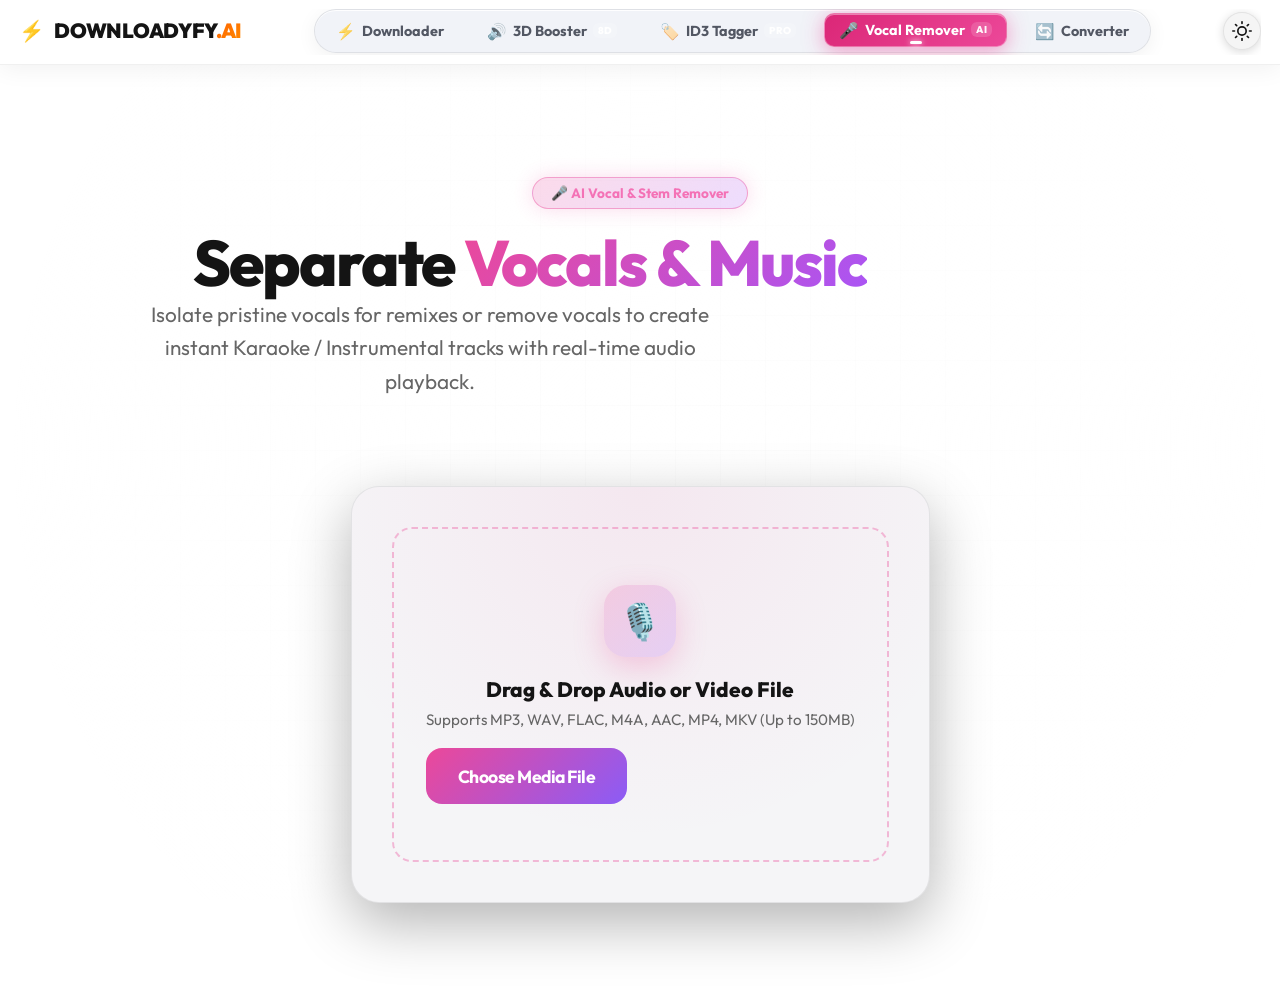
<file: frontend/vocal-remover.html>
<!DOCTYPE html>
<html lang="en">
<head>
    <meta charset="UTF-8">
    <meta name="viewport" content="width=device-width, initial-scale=1.0">
    <title>AI Vocal Remover & Karaoke Maker - DOWNLOADYFY.AI</title>
    <meta name="description" content="Separate vocals and music from any song using advanced AI audio processing. Create instant karaoke and acapella tracks for free.">
    <link rel="preconnect" href="https://fonts.googleapis.com">
    <link rel="preconnect" href="https://fonts.gstatic.com" crossorigin>
    <link href="https://fonts.googleapis.com/css2?family=Outfit:wght@300;400;600;700;800;900&display=swap" rel="stylesheet">
    <link rel="stylesheet" href="styles.css?v=26">
    <style>
        .vocal-hero {
            text-align: center;
            padding: 4rem 1rem 2rem;
        }
        .vocal-badge {
            background: linear-gradient(135deg, rgba(236, 72, 153, 0.2), rgba(168, 85, 247, 0.2));
            border: 1px solid rgba(236, 72, 153, 0.4);
            color: #f472b6;
            padding: 6px 18px;
            border-radius: 30px;
            font-size: 0.85rem;
            font-weight: 700;
            display: inline-flex;
            align-items: center;
            gap: 8px;
            margin-bottom: 1.2rem;
            box-shadow: 0 0 20px rgba(236, 72, 153, 0.2);
        }
        .vocal-card {
            background: var(--card-bg);
            border: 1px solid var(--glass-border);
            border-radius: 28px;
            padding: 2.5rem;
            max-width: 900px;
            margin: 0 auto 3rem;
            box-shadow: 0 20px 60px rgba(0,0,0,0.3);
            backdrop-filter: blur(16px);
            position: relative;
            overflow: hidden;
        }
        .vocal-card::before {
            content: '';
            position: absolute;
            inset: 0;
            background: radial-gradient(circle at top, rgba(236, 72, 153, 0.08), transparent 70%);
            pointer-events: none;
        }
        
        /* Dropzone */
        .vocal-dropzone {
            border: 2px dashed rgba(236, 72, 153, 0.35);
            border-radius: 20px;
            padding: 3.5rem 2rem;
            text-align: center;
            cursor: pointer;
            transition: all 0.3s ease;
            background: rgba(255, 255, 255, 0.015);
            position: relative;
        }
        .vocal-dropzone:hover, .vocal-dropzone.dragover {
            border-color: #ec4899;
            background: rgba(236, 72, 153, 0.05);
            transform: scale(1.01);
        }
        .dropzone-icon {
            width: 72px;
            height: 72px;
            border-radius: 22px;
            background: linear-gradient(135deg, rgba(236, 72, 153, 0.2), rgba(168, 85, 247, 0.2));
            display: flex;
            align-items: center;
            justify-content: center;
            margin: 0 auto 1.2rem;
            font-size: 2.2rem;
            box-shadow: 0 10px 30px rgba(236, 72, 153, 0.25);
        }

        /* Dual Track Studio */
        .studio-container {
            margin-top: 2rem;
            display: flex;
            flex-direction: column;
            gap: 1.5rem;
        }
        .track-strip {
            background: rgba(0,0,0,0.25);
            border: 1px solid var(--glass-border);
            border-radius: 20px;
            padding: 1.5rem;
            display: flex;
            flex-direction: column;
            gap: 1rem;
            position: relative;
        }
        .track-strip.vocals-strip {
            border-color: rgba(236, 72, 153, 0.3);
        }
        .track-strip.music-strip {
            border-color: rgba(16, 185, 129, 0.3);
        }
        .track-header {
            display: flex;
            justify-content: space-between;
            align-items: center;
        }
        .track-title {
            display: flex;
            align-items: center;
            gap: 10px;
            font-weight: 800;
            font-size: 1.15rem;
        }
        .vocals-badge { color: #f472b6; }
        .music-badge { color: #34d399; }
        
        .waveform-canvas {
            width: 100%;
            height: 80px;
            border-radius: 12px;
            background: rgba(0,0,0,0.3);
            display: block;
        }

        .track-controls {
            display: flex;
            align-items: center;
            gap: 1.2rem;
            flex-wrap: wrap;
        }
        .slider-group {
            display: flex;
            align-items: center;
            gap: 10px;
            flex: 1;
            min-width: 180px;
        }
        .volume-slider {
            flex: 1;
            accent-color: #ec4899;
            cursor: pointer;
            height: 6px;
        }
        .music-slider {
            accent-color: #10b981;
        }
        
        .quick-btn {
            padding: 8px 16px;
            border-radius: 12px;
            border: 1px solid var(--glass-border);
            background: var(--glass-bg);
            color: var(--text-main);
            font-weight: 700;
            font-size: 0.85rem;
            cursor: pointer;
            transition: all 0.2s ease;
        }
        .quick-btn:hover {
            transform: translateY(-2px);
            border-color: #ec4899;
        }
        .quick-btn.active {
            background: linear-gradient(135deg, #ec4899, #d946ef);
            color: white;
            border-color: transparent;
        }

        /* Master Player Controls */
        .master-controls {
            background: var(--glass-bg);
            border: 1px solid var(--glass-border);
            border-radius: 20px;
            padding: 1.2rem 2rem;
            display: flex;
            align-items: center;
            justify-content: space-between;
            gap: 1.5rem;
            flex-wrap: wrap;
        }
        .play-btn-large {
            width: 54px;
            height: 54px;
            border-radius: 50%;
            background: linear-gradient(135deg, #ec4899, #a855f7);
            border: none;
            color: white;
            display: flex;
            align-items: center;
            justify-content: center;
            cursor: pointer;
            font-size: 1.4rem;
            transition: transform 0.2s cubic-bezier(0.34, 1.56, 0.64, 1), box-shadow 0.2s ease;
            box-shadow: 0 8px 24px rgba(236, 72, 153, 0.35);
        }
        .play-btn-large:hover {
            transform: scale(1.1);
        }
        
        .export-actions {
            display: flex;
            gap: 1rem;
            flex-wrap: wrap;
        }
        .export-btn {
            padding: 12px 22px;
            border-radius: 14px;
            font-weight: 800;
            font-size: 0.95rem;
            cursor: pointer;
            display: inline-flex;
            align-items: center;
            gap: 8px;
            border: none;
            transition: all 0.3s ease;
        }
        .export-karaoke {
            background: linear-gradient(135deg, #10b981, #059669);
            color: white;
            box-shadow: 0 8px 20px rgba(16, 185, 129, 0.3);
        }
        .export-vocals {
            background: linear-gradient(135deg, #ec4899, #be185d);
            color: white;
            box-shadow: 0 8px 20px rgba(236, 72, 153, 0.3);
        }
        .export-btn:hover {
            transform: translateY(-3px);
            box-shadow: 0 12px 28px rgba(0,0,0,0.3);
        }

        /* Nav tools list styling */
        .nav-links-menu {
            display: flex;
            align-items: center;
            gap: 0.8rem;
        }
        .nav-link-item {
            color: var(--text-muted);
            text-decoration: none;
            font-size: 0.9rem;
            font-weight: 700;
            padding: 6px 14px;
            border-radius: 10px;
            transition: all 0.2s ease;
        }
        .nav-link-item:hover, .nav-link-item.active {
            color: var(--text-main);
            background: rgba(255,255,255,0.06);
        }
        .nav-link-item.active {
            color: #ec4899;
            border: 1px solid rgba(236, 72, 153, 0.3);
        }
    </style>
</head>
<body class="light-theme">
    <!-- Navbar -->
    <nav class="navbar">
        <div class="nav-container">
            <a href="index.html" class="logo">
                <span class="logo-icon">⚡</span>
                <span class="logo-text">DOWNLOADYFY<span class="logo-ai">.AI</span></span>
            </a>
            
            <div class="nav-links-menu">
                <a href="index.html" class="nav-link-item nav-downloader"><span class="nav-icon">⚡</span><span>Downloader</span></a>
                <a href="booster.html" class="nav-link-item nav-booster"><span class="nav-icon">🔊</span><span>3D Booster</span><span class="nav-badge">8D</span></a>
                <a href="tagger.html" class="nav-link-item nav-tagger"><span class="nav-icon">🏷️</span><span>ID3 Tagger</span><span class="nav-badge">PRO</span></a>
                <a href="vocal-remover.html" class="nav-link-item active nav-vocal"><span class="nav-icon">🎤</span><span>Vocal Remover</span><span class="nav-badge">AI</span></a>
                <a href="converter.html" class="nav-link-item nav-converter"><span class="nav-icon">🔄</span><span>Converter</span></a>
            </div>

            <div class="nav-controls">
                <button id="themeToggle" class="theme-toggle-btn" aria-label="Toggle Theme">
                    <svg class="sun-icon" xmlns="http://www.w3.org/2000/svg" width="20" height="20" viewBox="0 0 24 24" fill="none" stroke="currentColor" stroke-width="2" stroke-linecap="round" stroke-linejoin="round"><circle cx="12" cy="12" r="5"></circle><line x1="12" y1="1" x2="12" y2="3"></line><line x1="12" y1="21" x2="12" y2="23"></line><line x1="4.22" y1="4.22" x2="5.64" y2="5.64"></line><line x1="18.36" y1="18.36" x2="19.78" y2="19.78"></line><line x1="1" y1="12" x2="3" y2="12"></line><line x1="21" y1="12" x2="23" y2="12"></line><line x1="4.22" y1="19.78" x2="5.64" y2="18.36"></line><line x1="18.36" y1="5.64" x2="19.78" y2="4.22"></line></svg>
                    <svg class="moon-icon hidden" xmlns="http://www.w3.org/2000/svg" width="20" height="20" viewBox="0 0 24 24" fill="none" stroke="currentColor" stroke-width="2" stroke-linecap="round" stroke-linejoin="round"><path d="M21 12.79A9 9 0 1 1 11.21 3 7 7 0 0 0 21 12.79z"></path></svg>
                </button>
            </div>
        </div>
    </nav>

    <main class="container">
        <header class="vocal-hero">
            <div class="vocal-badge">🎤 AI Vocal & Stem Remover</div>
            <h1 class="hero-title">Separate <span class="gradient-text" style="background: linear-gradient(135deg, #ec4899, #a855f7); -webkit-background-clip: text; -webkit-text-fill-color: transparent;">Vocals & Music</span></h1>
            <p class="hero-subtitle">Isolate pristine vocals for remixes or remove vocals to create instant Karaoke / Instrumental tracks with real-time audio playback.</p>
        </header>

        <section class="vocal-card">
            <!-- Upload Box -->
            <div class="vocal-dropzone" id="vocalDropzone">
                <input type="file" id="vocalFileInput" accept="audio/*,video/*" style="display: none;">
                <div class="dropzone-icon">🎙️</div>
                <h3 style="font-size: 1.3rem; margin-bottom: 0.5rem; font-weight: 800;">Drag & Drop Audio or Video File</h3>
                <p style="color: var(--text-muted); font-size: 0.95rem; margin-bottom: 1.2rem;">Supports MP3, WAV, FLAC, M4A, AAC, MP4, MKV (Up to 150MB)</p>
                <button type="button" class="glow-button" id="selectFileBtn" style="background: linear-gradient(135deg, #ec4899, #8b5cf6);">Choose Media File</button>
            </div>

            <!-- Processing Loader -->
            <div id="vocalLoader" class="hidden" style="text-align: center; padding: 3rem 1rem;">
                <div class="loader-spinner" style="width: 50px; height: 50px; border-width: 4px; border-top-color: #ec4899; margin: 0 auto 1.5rem;"></div>
                <h3 style="font-weight: 800; font-size: 1.2rem; margin-bottom: 0.4rem;">AI Separating Audio Stems...</h3>
                <p style="color: var(--text-muted); font-size: 0.9rem;" id="loaderStatusText">Analyzing stereo phase frequencies & isolating vocals...</p>
            </div>

            <!-- Multi-Track Mixer Studio -->
            <div id="vocalStudio" class="studio-container hidden">
                <div style="display: flex; justify-content: space-between; align-items: center; margin-bottom: 0.5rem;">
                    <div>
                        <h3 id="songTitleDisplay" style="font-weight: 800; font-size: 1.2rem;">Song Title</h3>
                        <p id="songMetaDisplay" style="color: var(--text-muted); font-size: 0.85rem;">00:00 • 320kbps Stereo</p>
                    </div>
                    <button class="quick-btn" id="changeFileBtn">Change File</button>
                </div>

                <!-- Vocals Track -->
                <div class="track-strip vocals-strip">
                    <div class="track-header">
                        <div class="track-title vocals-badge">
                            <span>🎤</span> Isolated Vocals (Acapella)
                        </div>
                        <div class="track-controls">
                            <button class="quick-btn" id="muteVocalsBtn">Mute Vocals</button>
                            <button class="quick-btn" id="soloVocalsBtn">Solo</button>
                        </div>
                    </div>
                    <canvas id="vocalsWaveform" class="waveform-canvas"></canvas>
                    <div class="track-controls">
                        <span style="font-size: 0.85rem; font-weight: 700; color: #f472b6;">Vocal Level</span>
                        <div class="slider-group">
                            <input type="range" id="vocalGain" class="volume-slider" min="0" max="2" step="0.05" value="1">
                            <span id="vocalGainVal" style="font-size: 0.8rem; font-weight: 700; width: 40px;">100%</span>
                        </div>
                    </div>
                </div>

                <!-- Music / Instrumental Track -->
                <div class="track-strip music-strip">
                    <div class="track-header">
                        <div class="track-title music-badge">
                            <span>🎸</span> Instrumental (Karaoke / Music)
                        </div>
                        <div class="track-controls">
                            <button class="quick-btn" id="muteMusicBtn">Mute Music</button>
                            <button class="quick-btn" id="soloMusicBtn">Solo</button>
                        </div>
                    </div>
                    <canvas id="musicWaveform" class="waveform-canvas"></canvas>
                    <div class="track-controls">
                        <span style="font-size: 0.85rem; font-weight: 700; color: #34d399;">Music Level</span>
                        <div class="slider-group">
                            <input type="range" id="musicGain" class="volume-slider music-slider" min="0" max="2" step="0.05" value="1">
                            <span id="musicGainVal" style="font-size: 0.8rem; font-weight: 700; width: 40px;">100%</span>
                        </div>
                    </div>
                </div>

                <!-- Master Controls & Time Bar -->
                <div class="master-controls">
                    <div style="display: flex; align-items: center; gap: 1.2rem;">
                        <button id="masterPlayBtn" class="play-btn-large">▶</button>
                        <div>
                            <span id="currentTimeDisplay" style="font-weight: 800; font-size: 1.1rem;">0:00</span>
                            <span style="color: var(--text-muted); font-size: 0.9rem;"> / </span>
                            <span id="totalTimeDisplay" style="color: var(--text-muted); font-size: 0.9rem;">0:00</span>
                        </div>
                    </div>

                    <!-- Quick Mode Preset Buttons -->
                    <div style="display: flex; gap: 8px;">
                        <button class="quick-btn active" id="presetOriginal">Original Mix</button>
                        <button class="quick-btn" id="presetKaraoke">🎤 Instant Karaoke</button>
                        <button class="quick-btn" id="presetAcapella">🎙️ Acapella Only</button>
                    </div>

                    <!-- Export Buttons -->
                    <div class="export-actions">
                        <button id="downloadKaraokeBtn" class="export-btn export-karaoke">
                            <span>⬇</span> Export Karaoke MP3
                        </button>
                        <button id="downloadVocalsBtn" class="export-btn export-vocals">
                            <span>⬇</span> Export Vocals MP3
                        </button>
                    </div>
                </div>
            </div>
        </section>
    </main>

    <script src="sound-effects.js"></script>
    <script src="vocal-remover.js"></script>
</body>
</html>
</file>
<file: frontend/styles.css>
:root {
    --bg-color: #ffffff;
    --card-bg: #f5f5f7;
    --accent-lime: #8fc235;
    --accent-orange: #ff5f00;
    --accent-orange-hover: #e05300;
    --text-main: #141414;
    --text-muted: #666666;
    --divider: #eaeaea;
    --glass-bg: rgba(245, 245, 247, 0.75);
    --glass-border: rgba(0, 0, 0, 0.08);
    --glow-shadow: rgba(0, 0, 0, 0.05);
    --primary-glow: rgba(255, 95, 0, 0.2);
    --secondary-glow: rgba(143, 194, 53, 0.2);
    
    /* Legacy theme variables mapping for compatibility with platform selectors */
    --primary: var(--accent-orange);
    --secondary: var(--accent-lime);
}

body.light-theme {
    --bg-color: #ffffff;
    --card-bg: #f5f5f7;
    --accent-lime: #8fc235;
    --accent-orange: #ff5f00;
    --accent-orange-hover: #e05300;
    --text-main: #141414;
    --text-muted: #666666;
    --divider: #eaeaea;
    --glass-bg: rgba(245, 245, 247, 0.75);
    --glass-border: rgba(0, 0, 0, 0.08);
    --glow-shadow: rgba(0, 0, 0, 0.05);
    --primary-glow: rgba(255, 95, 0, 0.2);
    --secondary-glow: rgba(143, 194, 53, 0.2);
    
    --primary: var(--accent-orange);
    --secondary: var(--accent-lime);
}

body:not(.light-theme), body.dark-theme {
    --bg-color: #141414;
    --card-bg: #1e1e1e;
    --accent-lime: #daf8a0;
    --accent-orange: #ff5f00;
    --accent-orange-hover: #ff7d33;
    --text-main: #ffffff;
    --text-muted: #a0a0a0;
    --divider: #2a2a2a;
    --glass-bg: rgba(30, 30, 30, 0.65);
    --glass-border: rgba(255, 255, 255, 0.08);
    --glow-shadow: rgba(218, 248, 160, 0.2);
    --primary-glow: rgba(255, 95, 0, 0.4);
    --secondary-glow: rgba(218, 248, 160, 0.3);
    
    --primary: var(--accent-orange);
    --secondary: var(--accent-lime);
}

/* Google Translate styling overrides to look 100% native */
.skiptranslate, .goog-te-banner-frame, #goog-gt-tt, .goog-te-balloon-frame {
    display: none !important;
}
body {
    top: 0px !important;
}
.goog-text-highlight {
    background-color: transparent !important;
    box-shadow: none !important;
}

* {
    margin: 0;
    padding: 0;
    box-sizing: border-box;
    font-family: 'Outfit', sans-serif;
}

body {
    background-color: var(--bg-color);
    color: var(--text-main);
    min-height: 100vh;
    overflow-x: hidden;
    position: relative;
    transition: background-color 0.4s ease, color 0.4s ease;
}

body::before {
    content: '';
    position: fixed;
    top: 0;
    left: 0;
    width: 100vw;
    height: 100vh;
    background-image: 
        radial-gradient(circle at 50% 50%, rgba(20, 20, 20, 0) 0%, var(--bg-color) 80%),
        linear-gradient(rgba(255, 255, 255, 0.015) 1px, transparent 1px),
        linear-gradient(90deg, rgba(255, 255, 255, 0.015) 1px, transparent 1px);
    background-size: 100% 100%, 45px 45px, 45px 45px;
    z-index: -2;
    pointer-events: none;
    transition: background 0.4s ease;
}

body.light-theme::before {
    background-image: 
        radial-gradient(circle at 50% 50%, rgba(255, 255, 255, 0) 0%, var(--bg-color) 80%),
        linear-gradient(rgba(0, 0, 0, 0.012) 1px, transparent 1px),
        linear-gradient(90deg, rgba(0, 0, 0, 0.012) 1px, transparent 1px);
}

/* Background elements */
.background-elements {
    position: fixed;
    top: 0;
    left: 0;
    width: 100vw;
    height: 100vh;
    z-index: -1;
    overflow: hidden;
    pointer-events: none;
}

.blob {
    position: absolute;
    border-radius: 50%;
    filter: blur(140px);
    opacity: 0.2;
    animation: float 25s infinite alternate;
}

.blob-1 {
    width: 500px;
    height: 500px;
    background: var(--accent-orange);
    top: -15%;
    left: -10%;
}

.blob-2 {
    width: 450px;
    height: 450px;
    background: var(--accent-lime);
    bottom: -15%;
    right: -10%;
    animation-delay: -12s;
}

body.light-theme .blob-1 {
    opacity: 0.1;
}
body.light-theme .blob-2 {
    opacity: 0.15;
}

@keyframes float {
    0% { transform: translate(0, 0) scale(1); }
    100% { transform: translate(120px, 80px) scale(1.15); }
}

/* ==========================================================================
   ULTRA-PREMIUM FLOATING DOCK NAVBAR & ANIMATED PILL BUTTONS
   ========================================================================== */

.navbar {
    position: sticky;
    top: 0;
    z-index: 1000;
    background: rgba(10, 11, 16, 0.8);
    backdrop-filter: blur(28px) saturate(190%);
    -webkit-backdrop-filter: blur(28px) saturate(190%);
    border-bottom: 1px solid rgba(255, 255, 255, 0.07);
    padding: 0.55rem 1.2rem;
    transition: all 0.35s cubic-bezier(0.16, 1, 0.3, 1);
    box-shadow: 0 4px 30px rgba(0, 0, 0, 0.35);
}

body.light-theme .navbar {
    background: rgba(255, 255, 255, 0.88);
    border-bottom: 1px solid rgba(0, 0, 0, 0.06);
    box-shadow: 0 4px 25px rgba(0, 0, 0, 0.06);
}

.nav-container {
    max-width: 1440px;
    width: 100%;
    margin: 0 auto;
    display: flex;
    justify-content: space-between;
    align-items: center;
    gap: 0.75rem;
}

/* Brand Logo */
.navbar .logo {
    display: flex;
    align-items: center;
    gap: 0.6rem;
    text-decoration: none;
    font-size: 1.28rem;
    font-weight: 900;
    letter-spacing: -0.6px;
    color: var(--text-main);
    transition: transform 0.3s cubic-bezier(0.34, 1.56, 0.64, 1);
    flex-shrink: 0;
}

.navbar .logo:hover {
    transform: scale(1.03);
}

.navbar .logo-icon-img {
    width: 34px;
    height: 34px;
    border-radius: 10px;
    box-shadow: 0 4px 16px rgba(255, 95, 0, 0.35);
    transition: all 0.3s ease;
    flex-shrink: 0;
}

.navbar .logo-text span {
    background: linear-gradient(135deg, #ff5f00, #ff8c00);
    -webkit-background-clip: text;
    -webkit-text-fill-color: transparent;
}

/* Floating Segmented Island Dock */
.nav-links-menu {
    display: flex;
    align-items: center;
    gap: 4px;
    background: rgba(22, 24, 35, 0.75);
    padding: 4px 6px;
    border-radius: 50px;
    border: 1px solid rgba(255, 255, 255, 0.1);
    backdrop-filter: blur(20px);
    -webkit-backdrop-filter: blur(20px);
    box-shadow: inset 0 1px 0 rgba(255, 255, 255, 0.12), 0 8px 32px rgba(0, 0, 0, 0.4);
    position: relative;
    flex-shrink: 0;
}

body.light-theme .nav-links-menu {
    background: rgba(240, 242, 248, 0.9);
    border: 1px solid rgba(0, 0, 0, 0.08);
    box-shadow: inset 0 1px 0 rgba(255, 255, 255, 0.9), 0 4px 20px rgba(0, 0, 0, 0.06);
}

/* Individual Pill Button - Full text with flex-shrink 0 */
.nav-link-item {
    display: inline-flex;
    align-items: center;
    gap: 6px;
    padding: 7px 13px;
    border-radius: 30px;
    font-size: 0.84rem;
    font-weight: 750;
    color: rgba(255, 255, 255, 0.7);
    text-decoration: none;
    border: 1px solid transparent;
    background: transparent;
    transition: all 0.25s cubic-bezier(0.16, 1, 0.3, 1);
    position: relative;
    white-space: nowrap;
    user-select: none;
    cursor: pointer;
    flex-shrink: 0;
}

body.light-theme .nav-link-item {
    color: rgba(30, 35, 50, 0.75);
}

.nav-link-item .nav-icon {
    font-size: 0.98rem;
    transition: transform 0.3s cubic-bezier(0.34, 1.56, 0.64, 1), filter 0.3s ease;
    display: inline-flex;
    align-items: center;
    justify-content: center;
    flex-shrink: 0;
}

/* Micro Tool Badge */
.nav-badge {
    font-size: 0.62rem;
    font-weight: 850;
    padding: 1px 5px;
    border-radius: 6px;
    background: rgba(255, 255, 255, 0.15);
    color: rgba(255, 255, 255, 0.95);
    letter-spacing: 0.4px;
    text-transform: uppercase;
    transition: all 0.2s ease;
    flex-shrink: 0;
}

/* Hover Lift */
.nav-link-item:hover {
    color: #ffffff;
    background: rgba(255, 255, 255, 0.09);
    border-color: rgba(255, 255, 255, 0.18);
    transform: translateY(-2px);
    box-shadow: 0 4px 16px rgba(0, 0, 0, 0.25);
}

body.light-theme .nav-link-item:hover {
    color: #0b0f19;
    background: rgba(0, 0, 0, 0.06);
    border-color: rgba(0, 0, 0, 0.12);
    box-shadow: 0 4px 12px rgba(0, 0, 0, 0.08);
}

.nav-link-item:hover .nav-icon {
    transform: scale(1.2) rotate(-8deg);
    filter: drop-shadow(0 0 6px currentColor);
}

.nav-link-item:active {
    transform: scale(0.96) translateY(0);
}

/* Active State with Ambient Glow Aura */
.nav-link-item.active {
    color: #ffffff !important;
    border-color: rgba(255, 255, 255, 0.35) !important;
    transform: translateY(-1px);
    position: relative;
}

.nav-link-item.active::after {
    content: '';
    position: absolute;
    bottom: 2px;
    left: 50%;
    transform: translateX(-50%);
    width: 12px;
    height: 3px;
    border-radius: 4px;
    background: #ffffff;
    box-shadow: 0 0 6px #ffffff;
}

/* Distinct Tool Accents */
.nav-link-item.active.nav-downloader {
    background: linear-gradient(135deg, #ff5f00, #ff8c00) !important;
    box-shadow: 0 4px 20px rgba(255, 95, 0, 0.5), inset 0 1px 0 rgba(255, 255, 255, 0.4) !important;
}

.nav-link-item.active.nav-converter {
    background: linear-gradient(135deg, #6366f1, #818cf8) !important;
    box-shadow: 0 4px 20px rgba(99, 102, 241, 0.5), inset 0 1px 0 rgba(255, 255, 255, 0.4) !important;
}



.nav-link-item.active.nav-vocal {
    background: linear-gradient(135deg, #db2777, #ec4899) !important;
    box-shadow: 0 4px 20px rgba(236, 72, 153, 0.5), inset 0 1px 0 rgba(255, 255, 255, 0.4) !important;
}

.nav-link-item.active.nav-booster {
    background: linear-gradient(135deg, #e11d48, #f43f5e) !important;
    box-shadow: 0 4px 20px rgba(244, 63, 94, 0.5), inset 0 1px 0 rgba(255, 255, 255, 0.4) !important;
}

.nav-link-item.active.nav-tagger {
    background: linear-gradient(135deg, #d97706, #eab308) !important;
    color: #111827 !important;
    box-shadow: 0 4px 20px rgba(234, 179, 8, 0.5), inset 0 1px 0 rgba(255, 255, 255, 0.5) !important;
}
.nav-link-item.active.nav-tagger::after {
    background: #111827;
    box-shadow: 0 0 6px rgba(0, 0, 0, 0.5);
}

/* Nav Actions & Theme Switch */
.nav-actions, .nav-controls {
    display: flex;
    align-items: center;
    gap: 0.6rem;
    flex-shrink: 0;
}

.language-selector-wrapper {
    position: relative;
    display: flex;
    align-items: center;
    flex-shrink: 0;
}

.lang-select-dropdown {
    background: rgba(255, 255, 255, 0.05);
    color: var(--text-main);
    border: 1px solid rgba(255, 255, 255, 0.1);
    border-radius: 20px;
    padding: 0.5rem 2rem 0.5rem 0.85rem;
    font-size: 0.82rem;
    font-weight: 700;
    outline: none;
    cursor: pointer;
    appearance: none;
    -webkit-appearance: none;
    transition: all 0.25s cubic-bezier(0.16, 1, 0.3, 1);
    max-width: 175px;
    box-shadow: 0 2px 10px rgba(0, 0, 0, 0.15);
}

.lang-select-dropdown:hover, .lang-select-dropdown:focus {
    border-color: var(--accent-orange);
    background: rgba(255, 255, 255, 0.09);
    box-shadow: 0 0 16px rgba(255, 95, 0, 0.3);
    transform: translateY(-1px);
}

.language-selector-wrapper::after {
    content: '▾';
    position: absolute;
    right: 12px;
    font-size: 0.8rem;
    color: var(--text-muted);
    pointer-events: none;
    transition: all 0.2s ease;
}

.language-selector-wrapper:hover::after {
    color: var(--accent-orange);
    transform: translateY(1px);
}

body.light-theme .lang-select-dropdown {
    background: rgba(0, 0, 0, 0.04);
    border-color: rgba(0, 0, 0, 0.08);
}
body.light-theme .lang-select-dropdown:hover {
    background: rgba(0, 0, 0, 0.07);
    border-color: var(--accent-orange);
}

.theme-toggle-btn {
    background: rgba(255, 255, 255, 0.05);
    border: 1px solid rgba(255, 255, 255, 0.1);
    color: var(--text-main);
    border-radius: 50%;
    width: 38px;
    height: 38px;
    display: flex;
    justify-content: center;
    align-items: center;
    cursor: pointer;
    transition: all 0.3s cubic-bezier(0.16, 1, 0.3, 1);
    box-shadow: 0 2px 10px rgba(0, 0, 0, 0.15);
    flex-shrink: 0;
}

.theme-toggle-btn:hover {
    border-color: var(--accent-orange);
    background: rgba(255, 255, 255, 0.1);
    box-shadow: 0 0 18px rgba(255, 95, 0, 0.4);
    transform: translateY(-2px) scale(1.08) rotate(15deg);
}

body.light-theme .theme-toggle-btn {
    background: rgba(0, 0, 0, 0.04);
    border-color: rgba(0, 0, 0, 0.08);
}
body.light-theme .theme-toggle-btn:hover {
    background: rgba(0, 0, 0, 0.07);
    border-color: var(--accent-orange);
}

/* Responsive Navigation Bar */
@media (max-width: 1280px) {
    .nav-container {
        flex-wrap: nowrap;
        overflow-x: auto;
        -webkit-overflow-scrolling: touch;
        scrollbar-width: none;
        padding-bottom: 2px;
    }
    .nav-container::-webkit-scrollbar {
        display: none;
    }
}



/* Layout Container */
.container {
    max-width: 1100px;
    margin: 0 auto;
    padding: 3rem 1.5rem;
    display: flex;
    flex-direction: column;
    gap: 3.5rem;
}

/* Hero Section */
.hero-section {
    text-align: center;
    display: flex;
    flex-direction: column;
    align-items: center;
    gap: 1.5rem;
    padding: 2rem 0;
}

.badge-container {
    display: flex;
    gap: 0.8rem;
    margin-bottom: 0.5rem;
}

.badge-item {
    font-size: 0.8rem;
    font-weight: 600;
    text-transform: uppercase;
    letter-spacing: 1px;
    padding: 0.4rem 1rem;
    border-radius: 20px;
    background: var(--card-bg);
    border: 1px solid var(--glass-border);
}

.badge-item.youtube {
    color: #ff0000;
    border-color: rgba(255, 0, 0, 0.3);
}

.badge-item.instagram {
    color: #e1306c;
    border-color: rgba(225, 48, 108, 0.3);
}

.badge-item.spotify {
    color: #1ed760;
    border-color: rgba(30, 215, 96, 0.3);
}

.hero-title {
    font-size: 4rem;
    font-weight: 800;
    letter-spacing: -2px;
    line-height: 1.1;
    max-width: 800px;
}

.gradient-text {
    background: linear-gradient(135deg, var(--accent-orange), var(--accent-lime));
    -webkit-background-clip: text;
    -webkit-text-fill-color: transparent;
}

.hero-subtitle {
    color: var(--text-muted);
    font-size: 1.3rem;
    font-weight: 400;
    max-width: 600px;
    line-height: 1.6;
}

/* Glassmorphism Containers */
.input-glass, .glass-card {
    background: var(--glass-bg);
    backdrop-filter: blur(16px);
    -webkit-backdrop-filter: blur(16px);
    border: 1px solid var(--glass-border);
    border-radius: 24px;
    padding: 2rem;
    box-shadow: 0 8px 32px rgba(0, 0, 0, 0.15);
    transition: transform 0.3s ease, box-shadow 0.3s ease, background-color 0.4s ease, border-color 0.4s ease;
    position: relative;
}

/* AI Cyber Corners */
.input-glass::after, .glass-card::after {
    content: '';
    position: absolute;
    top: -1px;
    right: -1px;
    width: 16px;
    height: 16px;
    border-top: 2px solid var(--accent-orange);
    border-right: 2px solid var(--accent-orange);
    border-top-right-radius: 12px;
    pointer-events: none;
    transition: all 0.3s ease;
}

.input-glass::before, .glass-card::before {
    content: '';
    position: absolute;
    bottom: -1px;
    left: -1px;
    width: 16px;
    height: 16px;
    border-bottom: 2px solid var(--accent-lime);
    border-left: 2px solid var(--accent-lime);
    border-bottom-left-radius: 12px;
    pointer-events: none;
    transition: all 0.3s ease;
}

.input-glass:hover, .glass-card:hover {
    box-shadow: 0 15px 45px rgba(0, 0, 0, 0.25), 0 0 25px rgba(255, 95, 0, 0.05);
}

.input-glass:hover::after, .glass-card:hover::after {
    width: 24px;
    height: 24px;
    border-color: var(--accent-lime);
}

.input-glass:hover::before, .glass-card:hover::before {
    width: 24px;
    height: 24px;
    border-color: var(--accent-orange);
}

.input-glass:hover {
    transform: translateY(-3px);
    border-color: rgba(255, 95, 0, 0.35);
}

/* AI Telemetry Bar Styles */
.ai-telemetry-bar {
    display: flex;
    align-items: center;
    gap: 0.6rem;
    background: rgba(0, 0, 0, 0.4);
    border: 1px dashed rgba(255, 95, 0, 0.25);
    border-radius: 12px;
    padding: 0.65rem 1.2rem;
    margin-top: 1.5rem;
    font-family: monospace;
    font-size: 0.85rem;
    letter-spacing: 0.5px;
    width: 100%;
    color: var(--accent-orange);
    transition: all 0.3s ease;
    box-shadow: inset 0 0 12px rgba(255, 95, 0, 0.05);
}

body.light-theme .ai-telemetry-bar {
    background: rgba(0, 0, 0, 0.05);
    border-color: rgba(255, 95, 0, 0.3);
}

.telemetry-tag {
    background: linear-gradient(135deg, var(--accent-orange), #ff8c00);
    color: #ffffff;
    font-weight: 800;
    padding: 2px 8px;
    border-radius: 4px;
    font-size: 0.7rem;
    text-transform: uppercase;
    box-shadow: 0 0 10px rgba(255, 95, 0, 0.2);
}

.telemetry-bracket {
    color: var(--text-muted);
    font-weight: bold;
}

.telemetry-status {
    flex: 1;
    color: var(--text-main);
    overflow: hidden;
    text-overflow: ellipsis;
    white-space: nowrap;
    text-shadow: 0 0 5px rgba(255, 255, 255, 0.15);
}

body.light-theme .telemetry-status {
    color: #141414;
    text-shadow: none;
}

.telemetry-cursor {
    color: var(--accent-orange);
    font-weight: bold;
    animation: blink-cursor 1s step-end infinite;
}

@keyframes blink-cursor {
    from, to { opacity: 1; }
    50% { opacity: 0; }
}

/* Form Styles */
#fetchForm {
    display: flex;
    gap: 1rem;
    align-items: center;
}

.input-wrapper {
    flex: 1;
    position: relative;
    display: flex;
    align-items: center;
    background: rgba(0, 0, 0, 0.2);
    border: 1px solid var(--glass-border);
    border-radius: 16px;
    padding: 0 1.2rem;
    transition: border-color 0.3s ease, box-shadow 0.3s ease;
}

body.light-theme .input-wrapper {
    background: rgba(255, 255, 255, 0.8);
}

.input-wrapper:focus-within {
    border-color: var(--accent-orange);
    box-shadow: 0 0 15px var(--primary-glow);
}

.link-icon {
    color: var(--text-muted);
}

input[type="url"] {
    width: 100%;
    padding: 1.2rem 1rem;
    background: transparent;
    border: none;
    outline: none;
    color: var(--text-main);
    font-size: 1.1rem;
}

input::placeholder {
    color: var(--text-muted);
}

/* Buttons */
.glow-button {
    background: var(--accent-orange);
    color: white;
    border: none;
    padding: 0 2rem;
    height: 56px;
    border-radius: 16px;
    font-size: 1.1rem;
    font-weight: 700;
    letter-spacing: -0.5px;
    cursor: pointer;
    position: relative;
    overflow: hidden;
    transition: all 0.3s cubic-bezier(0.16, 1, 0.3, 1);
    display: flex;
    justify-content: center;
    align-items: center;
    min-width: 160px;
}

.glow-button::after {
    content: '';
    position: absolute;
    top: 0;
    left: -100%;
    width: 100%;
    height: 100%;
    background: linear-gradient(90deg, transparent, rgba(255,255,255,0.2), transparent);
    transition: left 0.5s ease;
}

.glow-button:hover::after {
    left: 100%;
}

.glow-button:hover {
    transform: translateY(-2px);
    background: var(--accent-orange-hover);
    box-shadow: 0 0 20px var(--glow-shadow);
}

.glow-button:active {
    transform: translateY(1px);
}

.glow-button:disabled {
    opacity: 0.5;
    cursor: not-allowed;
    transform: none;
}

/* Demo Section styling */
.demo-section {
    padding: 4.5rem 0 3rem;
    text-align: center;
    display: flex;
    flex-direction: column;
    align-items: center;
    gap: 1.2rem;
    width: 100%;
    position: relative;
}

.demo-header-badge {
    display: inline-flex;
    align-items: center;
    gap: 0.5rem;
    padding: 0.35rem 0.95rem;
    border-radius: 999px;
    font-size: 0.72rem;
    font-weight: 800;
    letter-spacing: 0.08em;
    text-transform: uppercase;
    background: rgba(255, 95, 0, 0.08);
    border: 1px solid rgba(255, 95, 0, 0.25);
    color: #ff5f00;
    margin-bottom: 0.4rem;
}

.demo-badge-dot {
    width: 7px;
    height: 7px;
    border-radius: 50%;
    background: #ff5f00;
    box-shadow: 0 0 8px #ff5f00;
    animation: beaconPulse 1.8s ease-in-out infinite;
}

.section-title {
    font-size: clamp(1.8rem, 4vw, 2.5rem);
    font-weight: 850;
    letter-spacing: -0.8px;
    color: var(--text-main);
    line-height: 1.25;
}

.gradient-text-orange {
    background: linear-gradient(135deg, #ff5f00 0%, #ff8c00 100%);
    -webkit-background-clip: text;
    -webkit-text-fill-color: transparent;
    background-clip: text;
}

.section-subtitle {
    color: var(--text-muted);
    font-size: clamp(0.92rem, 2vw, 1.1rem);
    max-width: 680px;
    margin: 0 auto 1.5rem;
    line-height: 1.6;
}

.demo-grid {
    display: grid;
    grid-template-columns: repeat(4, minmax(0, 1fr));
    gap: 1.1rem;
    width: 100%;
    max-width: 1240px;
    margin-top: 1rem;
}

.demo-card {
    background: var(--glass-bg);
    border: 1px solid var(--glass-border);
    border-radius: 18px;
    overflow: hidden;
    text-align: left;
    transition: all 0.35s cubic-bezier(0.16, 1, 0.3, 1);
    box-shadow: 0 4px 20px rgba(0, 0, 0, 0.1);
    display: flex;
    flex-direction: column;
    cursor: pointer;
    position: relative;
}

body.light-theme .demo-card {
    background: #ffffff;
    border: 1px solid #e2e8f0;
    box-shadow: 0 10px 25px rgba(15, 23, 42, 0.06), 0 2px 6px rgba(15, 23, 42, 0.03);
}

body:not(.light-theme) .demo-card, body.dark-theme .demo-card {
    background: rgba(19, 21, 31, 0.85);
    border: 1px solid rgba(255, 255, 255, 0.08);
    box-shadow: 0 15px 35px rgba(0, 0, 0, 0.4);
}

.demo-card:hover {
    transform: translateY(-8px);
}

.demo-card-youtube:hover {
    border-color: rgba(255, 0, 0, 0.5);
    box-shadow: 0 20px 40px rgba(255, 0, 0, 0.18);
}

.demo-card-spotify:hover {
    border-color: rgba(30, 215, 96, 0.5);
    box-shadow: 0 20px 40px rgba(30, 215, 96, 0.18);
}

.demo-card-instagram:hover {
    border-color: rgba(225, 48, 108, 0.5);
    box-shadow: 0 20px 40px rgba(225, 48, 108, 0.18);
}

.demo-card-tiktok:hover {
    border-color: rgba(0, 242, 254, 0.5);
    box-shadow: 0 20px 40px rgba(0, 242, 254, 0.18);
}

.demo-img-wrapper {
    width: 100%;
    aspect-ratio: 16/10;
    overflow: hidden;
    background: #000;
    position: relative;
}

.demo-img-wrapper img {
    width: 100%;
    height: 100%;
    object-fit: cover;
    transition: transform 0.55s cubic-bezier(0.16, 1, 0.3, 1);
}

.demo-card:hover .demo-img-wrapper img {
    transform: scale(1.06);
}

.demo-overlay-badge {
    position: absolute;
    bottom: 12px;
    left: 12px;
    padding: 4px 10px;
    border-radius: 8px;
    font-size: 0.72rem;
    font-weight: 800;
    backdrop-filter: blur(10px);
    -webkit-backdrop-filter: blur(10px);
    display: inline-flex;
    align-items: center;
    gap: 6px;
    letter-spacing: 0.3px;
}

.demo-overlay-badge .badge-dot {
    width: 6px;
    height: 6px;
    border-radius: 50%;
    background: currentColor;
    box-shadow: 0 0 6px currentColor;
}

.badge-yt {
    background: rgba(0, 0, 0, 0.8);
    color: #ff4d4d;
    border: 1px solid rgba(255, 0, 0, 0.4);
}

.badge-sp {
    background: rgba(0, 0, 0, 0.8);
    color: #1ed760;
    border: 1px solid rgba(30, 215, 96, 0.4);
}

.badge-ig {
    background: rgba(0, 0, 0, 0.8);
    color: #ff3c80;
    border: 1px solid rgba(225, 48, 108, 0.4);
}

.badge-tk {
    background: rgba(0, 0, 0, 0.8);
    color: #00f2fe;
    border: 1px solid rgba(0, 242, 254, 0.4);
}

.demo-card-info {
    padding: 1rem 0.85rem;
    display: flex;
    flex-direction: column;
    gap: 0.45rem;
    flex: 1;
}

.demo-card-top-row {
    display: flex;
    align-items: center;
    justify-content: space-between;
    gap: 0.5rem;
    flex-wrap: wrap;
}

.demo-tag {
    font-size: 0.66rem;
    font-weight: 800;
    letter-spacing: 0.4px;
    text-transform: uppercase;
    width: fit-content;
    padding: 0.18rem 0.5rem;
    border-radius: 6px;
}

.youtube-tag {
    background: rgba(255, 0, 0, 0.1);
    color: #ff3333;
}

.instagram-tag {
    background: rgba(225, 48, 108, 0.1);
    color: #ff3c80;
}

.spotify-tag {
    background: rgba(30, 215, 96, 0.1);
    color: #1ed760;
}

.tiktok-tag {
    background: rgba(0, 242, 254, 0.1);
    color: #00c4cc;
}

body.light-theme .tiktok-tag {
    color: #0891b2;
}

.demo-speed-tag {
    font-size: 0.65rem;
    font-weight: 750;
    color: #ff5f00;
    background: rgba(255, 95, 0, 0.1);
    padding: 0.18rem 0.45rem;
    border-radius: 6px;
}

.tag-lofi {
    color: #10b981;
    background: rgba(16, 185, 129, 0.1);
}

.tag-ig {
    color: #e1306c;
    background: rgba(225, 48, 108, 0.1);
}

.tag-clean {
    color: #06b6d4;
    background: rgba(6, 182, 212, 0.1);
}

.demo-card-info h3 {
    font-size: 0.98rem;
    font-weight: 750;
    color: var(--text-main);
    line-height: 1.3;
    margin: 0;
}

body.light-theme .demo-card-info h3 {
    color: #0f172a;
}

.demo-card-desc {
    font-size: 0.77rem;
    color: var(--text-muted);
    line-height: 1.45;
    margin: 0;
    flex: 1;
}

body.light-theme .demo-card-desc {
    color: #475569;
}

.demo-micro-features {
    display: flex;
    flex-wrap: wrap;
    gap: 0.35rem;
    margin-top: 0.3rem;
}

.micro-pill {
    font-size: 0.64rem;
    font-weight: 700;
    padding: 2px 6px;
    border-radius: 6px;
    background: rgba(255, 255, 255, 0.05);
    border: 1px solid rgba(255, 255, 255, 0.08);
    color: var(--text-muted);
}

body.light-theme .micro-pill {
    background: #f1f5f9;
    border-color: #e2e8f0;
    color: #475569;
}

.demo-card-action {
    display: flex;
    align-items: center;
    justify-content: space-between;
    margin-top: 0.45rem;
    padding-top: 0.55rem;
    border-top: 1px solid var(--divider);
    font-size: 0.76rem;
    font-weight: 750;
    color: #ff5f00;
    transition: transform 0.2s ease;
}

.demo-card:hover .demo-card-action {
    transform: translateX(4px);
}

.demo-arrow-icon {
    transition: transform 0.2s ease;
}

.demo-card:hover .demo-arrow-icon {
    transform: translateX(3px);
}

/* Light mode support for AI Media Processing Engine */
body.light-theme .engine-section {
    border-top-color: #e2e8f0;
}

body.light-theme .engine-card {
    background: #ffffff;
    border: 1px solid #e2e8f0;
    box-shadow: 0 10px 25px rgba(15, 23, 42, 0.06), 0 2px 6px rgba(15, 23, 42, 0.03);
}

body.light-theme .engine-card::before {
    display: none;
}

body.light-theme .engine-card:hover {
    border-color: #ff5f00;
    box-shadow: 0 20px 40px rgba(255, 95, 0, 0.12);
}

body.light-theme .engine-info h3 {
    color: #0f172a;
}

body.light-theme .engine-info p {
    color: #475569;
}

body.light-theme .engine-step-badge {
    color: #4f46e5;
    background: #eff6ff;
    border: 1px solid #c7d2fe;
}

body.light-theme .pipe-track {
    background: #e2e8f0;
}

/* Footer Section */
.footer {
    border-top: 1px solid var(--glass-border);
    padding: 3rem 2rem;
    background: var(--glass-bg);
    margin-top: 4rem;
}

.footer-container {
    max-width: 1100px;
    margin: 0 auto;
    display: flex;
    justify-content: space-between;
    align-items: center;
    flex-wrap: wrap;
    gap: 2rem;
}

.footer-logo {
    font-size: 1.4rem;
    font-weight: 800;
    letter-spacing: -1px;
    color: var(--text-main);
    margin-bottom: 0.5rem;
}

.footer-logo span {
    color: var(--accent-orange);
}

.footer-copyright {
    color: var(--text-muted);
    font-size: 0.85rem;
}

.developer-credit {
    font-size: 0.95rem;
    color: var(--text-muted);
    font-weight: 400;
}

.credit-name {
    color: var(--text-main);
    font-weight: 700;
    border-bottom: 2px solid var(--accent-lime);
    padding-bottom: 2px;
}

@media (max-width: 768px) {
    .hero-title {
        font-size: 2.8rem;
    }
    .footer-container {
        flex-direction: column;
        text-align: center;
    }
}

/* Utility */
.hidden {
    display: none !important;
}

/* Result Section */
.result-section {
    animation: slideUp 0.5s ease-out forwards;
}

@keyframes slideUp {
    from { opacity: 0; transform: translateY(20px); }
    to { opacity: 1; transform: translateY(0); }
}

.media-preview {
    display: flex;
    gap: 2rem;
    margin-bottom: 2rem;
    align-items: center;
}

.img-wrapper {
    position: relative;
    flex-shrink: 0;
    width: 240px;
    height: 135px;
    border-radius: 12px;
    overflow: hidden;
    background: #000;
    box-shadow: 0 8px 24px rgba(0,0,0,0.3);
}

.img-wrapper img {
    width: 100%;
    height: 100%;
    object-fit: cover;
}

.duration-badge {
    position: absolute;
    bottom: 8px;
    right: 8px;
    background: rgba(0,0,0,0.8);
    color: white;
    padding: 4px 8px;
    border-radius: 6px;
    font-size: 0.8rem;
    font-weight: 600;
}

.media-info h2 {
    font-size: 1.5rem;
    margin-bottom: 0.5rem;
    line-height: 1.3;
}

.media-info p {
    color: var(--text-muted);
}

.download-options {
    border-top: 1px solid var(--glass-border);
    padding-top: 1.5rem;
}

.download-options h3 {
    margin-bottom: 1.5rem;
}

.format-grid {
    display: grid;
    grid-template-columns: 1fr 1fr;
    gap: 2rem;
}

.format-column h4 {
    margin-bottom: 1rem;
    color: var(--secondary);
    display: flex;
    align-items: center;
    gap: 0.5rem;
}

.btn-group {
    display: flex;
    flex-direction: column;
    gap: 0.8rem;
}

.format-card-row, .format-btn {
    background: var(--glass-bg);
    border: 1px solid var(--glass-border);
    color: var(--text-main);
    padding: 0.85rem 1.1rem;
    border-radius: 14px;
    display: flex;
    justify-content: space-between;
    align-items: center;
    gap: 1rem;
    transition: all 0.25s cubic-bezier(0.16, 1, 0.3, 1);
    box-shadow: 0 2px 8px rgba(0, 0, 0, 0.04);
}

body.light-theme .format-card-row, body.light-theme .format-btn {
    background: #ffffff;
    border: 1px solid rgba(0, 0, 0, 0.08);
    box-shadow: 0 4px 15px rgba(0, 0, 0, 0.04);
}

.format-card-row:hover, .format-btn:hover {
    border-color: var(--accent-orange);
    transform: translateY(-2px);
    box-shadow: 0 8px 25px rgba(255, 95, 0, 0.12);
}

.format-card-left {
    display: flex;
    flex-direction: column;
    gap: 0.25rem;
    flex: 1;
    min-width: 0;
}

.format-card-left .format-label, .format-label {
    font-weight: 700;
    font-size: 1.02rem;
    display: flex;
    align-items: center;
    gap: 6px;
    flex-wrap: wrap;
}

.format-card-left .res-badge {
    color: var(--accent-lime);
    font-weight: 850;
}

body.light-theme .format-card-left .res-badge {
    color: #16a34a;
}

.format-card-left .res-sub {
    font-size: 0.85rem;
    opacity: 0.75;
    font-weight: 500;
}

.format-ext-pill {
    font-size: 0.68rem;
    text-transform: uppercase;
    font-weight: 800;
    padding: 2px 6px;
    border-radius: 6px;
    background: rgba(255, 95, 0, 0.12);
    color: var(--accent-orange);
    letter-spacing: 0.5px;
}

.format-card-left .format-size, .format-size {
    font-size: 0.82rem;
    color: var(--text-muted);
    font-weight: 600;
}

.format-card-actions {
    display: flex;
    align-items: center;
    gap: 0.5rem;
    flex-shrink: 0;
}

.btn-direct-download {
    background: linear-gradient(135deg, var(--accent-orange), #ff7b00);
    color: #ffffff;
    border: none;
    padding: 0.55rem 0.95rem;
    border-radius: 10px;
    font-size: 0.85rem;
    font-weight: 750;
    cursor: pointer;
    display: inline-flex;
    align-items: center;
    gap: 5px;
    transition: all 0.2s ease;
    box-shadow: 0 4px 12px rgba(255, 95, 0, 0.25);
    white-space: nowrap;
}

.btn-direct-download:hover {
    transform: scale(1.05);
    box-shadow: 0 6px 18px rgba(255, 95, 0, 0.4);
}

.btn-direct-download:active {
    transform: scale(0.96);
}

.btn-direct-download.btn-downloading {
    background: linear-gradient(135deg, #3b82f6, #2563eb);
    box-shadow: 0 0 15px rgba(59, 130, 246, 0.6);
    animation: pulseDownload 1.5s infinite alternate ease-in-out;
    cursor: wait;
}

@keyframes pulseDownload {
    0% { transform: scale(1); box-shadow: 0 0 10px rgba(59, 130, 246, 0.4); }
    100% { transform: scale(1.03); box-shadow: 0 0 20px rgba(59, 130, 246, 0.8); }
}

.btn-direct-download.success-btn {
    background: linear-gradient(135deg, #10b981, #059669) !important;
    box-shadow: 0 0 15px rgba(16, 185, 129, 0.6) !important;
}



@media (max-width: 600px) {
    .format-card-row {
        flex-direction: column;
        align-items: flex-start;
        gap: 0.75rem;
    }
    .format-card-actions {
        width: 100%;
        display: flex;
        gap: 0.5rem;
    }
    .btn-direct-download {
        justify-content: center;
        width: 100%;
    }
}

.status-box {
    margin-top: 2rem;
    background: rgba(0,0,0,0.2);
    padding: 1.5rem;
    border-radius: 16px;
    text-align: center;
}

.progress-bar {
    width: 100%;
    height: 14px;
    background: rgba(0, 0, 0, 0.4);
    border: 1px solid rgba(255, 255, 255, 0.05);
    border-radius: 7px;
    margin-bottom: 1.2rem;
    overflow: hidden;
    position: relative;
    box-shadow: inset 0 2px 4px rgba(0, 0, 0, 0.5);
}

.progress-fill {
    height: 100%;
    width: 0%;
    background: linear-gradient(
        45deg,
        rgba(255, 255, 255, 0.2) 25%,
        transparent 25%,
        transparent 50%,
        rgba(255, 255, 255, 0.2) 50%,
        rgba(255, 255, 255, 0.2) 75%,
        transparent 75%,
        transparent
    ), linear-gradient(to right, var(--secondary), #06b6d4);
    background-size: 40px 40px, 100% 100%;
    box-shadow: 0 0 20px rgba(45, 212, 191, 0.6);
    animation: progress-bar-stripes 1s linear infinite, progress-glow 1.5s ease-in-out infinite alternate;
    transition: width 0.2s cubic-bezier(0.1, 0.8, 0.1, 1);
    border-radius: 6px;
}

@keyframes progress-bar-stripes {
    0% { background-position: 0 0; }
    100% { background-position: 40px 0; }
}

@keyframes progress-glow {
    0% { box-shadow: 0 0 10px rgba(45, 212, 191, 0.4); }
    100% { box-shadow: 0 0 20px rgba(45, 212, 191, 0.8), 0 0 5px rgba(255, 255, 255, 0.5); }
}

.toast {
    position: fixed;
    bottom: 2rem;
    right: 2rem;
    background: #ef4444;
    color: white;
    padding: 1rem 2rem;
    border-radius: 12px;
    box-shadow: 0 4px 20px rgba(239, 68, 68, 0.3);
    animation: slideIn 0.3s ease-out forwards;
    z-index: 100;
}

@keyframes slideIn {
    from { transform: translateX(100%); opacity: 0; }
    to { transform: translateX(0); opacity: 1; }
}

/* Playlist Styles */
.playlist-section {
    animation: slideUp 0.5s ease-out forwards;
}

.playlist-header {
    display: flex;
    flex-direction: column;
    gap: 0.5rem;
    margin-bottom: 2rem;
    padding-bottom: 1rem;
    border-bottom: 1px solid var(--glass-border);
}

.playlist-header h2 {
    font-size: 1.8rem;
}

.playlist-actions {
    margin-top: 1rem;
}

.small-btn {
    height: 40px;
    padding: 0 1.5rem;
    font-size: 1rem;
    min-width: 120px;
}

.playlist-items {
    display: flex;
    flex-direction: column;
    gap: 1rem;
    max-height: 500px;
    overflow-y: auto;
    padding-right: 0.5rem;
}

.playlist-items::-webkit-scrollbar {
    width: 8px;
}

.playlist-items::-webkit-scrollbar-thumb {
    background: rgba(255, 255, 255, 0.2);
    border-radius: 4px;
}

.playlist-item {
    display: flex;
    gap: 1rem;
    background: rgba(0, 0, 0, 0.2);
    padding: 1rem;
    border-radius: 12px;
    align-items: center;
    border: 1px solid rgba(255, 255, 255, 0.05);
}

.playlist-item img {
    width: 120px;
    height: 68px;
    object-fit: cover;
    border-radius: 8px;
}

.playlist-item-info {
    flex: 1;
}

.playlist-item-info h4 {
    font-size: 1.1rem;
    margin-bottom: 0.3rem;
}

.playlist-item-actions {
    display: flex;
    gap: 0.5rem;
    align-items: center;
}

.playlist-item-actions select {
    background: var(--glass-bg);
    color: var(--text-main);
    border: 1px solid var(--glass-border);
    padding: 0.5rem;
    border-radius: 8px;
    outline: none;
}

.playlist-item-actions select option {
    background: var(--bg-color);
    color: var(--text-main);
}

/* Responsive */
@media (max-width: 768px) {
    #fetchForm {
        flex-direction: column;
    }
    .glow-button {
        width: 100%;
    }
    .media-preview {
        flex-direction: column;
        text-align: center;
    }
    .format-grid {
        grid-template-columns: 1fr;
    }
    .img-wrapper {
        width: 100%;
        max-width: 320px;
    }
}

/* Analysis Loader Styles */
.loader-section {
    animation: slideUp 0.5s cubic-bezier(0.16, 1, 0.3, 1) forwards;
}

.loading-card {
    display: flex;
    flex-direction: column;
    align-items: center;
    justify-content: center;
    gap: 2.5rem;
    padding: 3.5rem 2rem;
    text-align: center;
    border-color: rgba(45, 212, 191, 0.2); /* secondary color glow border */
    position: relative;
    overflow: hidden;
}

/* Orbit Spinner */
.orbit-spinner {
    position: relative;
    width: 120px;
    height: 120px;
    margin: 0 auto 1.5rem auto;
}

.orbit-spinner .orbit {
    position: absolute;
    box-sizing: border-box;
    width: 100%;
    height: 100%;
    border-radius: 50%;
}

.orbit-spinner .orbit:nth-child(1) {
    left: 0%;
    top: 0%;
    animation: orbit-rotate-one 1.2s linear infinite;
    border-top: 3px solid var(--secondary);
}

.orbit-spinner .orbit:nth-child(2) {
    right: 0%;
    top: 0%;
    animation: orbit-rotate-two 1.2s linear infinite;
    border-right: 3px solid var(--primary);
}

.orbit-spinner .orbit:nth-child(3) {
    right: 0%;
    bottom: 0%;
    animation: orbit-rotate-three 1.2s linear infinite;
    border-bottom: 3px solid #e11d48; /* Red rose glow for 3rd orbit */
}

.orbit-spinner .center-glow {
    position: absolute;
    top: 50%;
    left: 50%;
    transform: translate(-50%, -50%);
    width: 50px;
    height: 50px;
    border-radius: 50%;
    background: radial-gradient(circle, var(--secondary) 0%, transparent 70%);
    display: flex;
    align-items: center;
    justify-content: center;
    font-weight: 800;
    font-size: 1.1rem;
    color: white;
    text-shadow: 0 0 10px var(--secondary);
    animation: pulse 1.5s ease-in-out infinite alternate;
}

@keyframes orbit-rotate-one {
    0% { transform: rotateX(35deg) rotateY(-45deg) rotateZ(0deg); }
    100% { transform: rotateX(35deg) rotateY(-45deg) rotateZ(360deg); }
}

@keyframes orbit-rotate-two {
    0% { transform: rotateX(50deg) rotateY(10deg) rotateZ(0deg); }
    100% { transform: rotateX(50deg) rotateY(10deg) rotateZ(360deg); }
}

@keyframes orbit-rotate-three {
    0% { transform: rotateX(35deg) rotateY(55deg) rotateZ(0deg); }
    100% { transform: rotateX(35deg) rotateY(55deg) rotateZ(360deg); }
}

@keyframes pulse {
    0% { transform: translate(-50%, -50%) scale(0.9); opacity: 0.8; }
    100% { transform: translate(-50%, -50%) scale(1.1); opacity: 1; }
}

/* Scanner Laser Bar */
.scanner-container {
    position: relative;
    width: 100%;
    display: flex;
    flex-direction: column;
    align-items: center;
}

.scanner-bar {
    position: absolute;
    width: 100%;
    height: 2px;
    background: linear-gradient(90deg, transparent, var(--secondary), transparent);
    top: 0;
    left: 0;
    animation: scan 2s linear infinite;
    box-shadow: 0 0 12px var(--secondary);
    opacity: 0.6;
}

@keyframes scan {
    0% { top: 0%; opacity: 0; }
    10% { opacity: 0.8; }
    90% { opacity: 0.8; }
    100% { top: 100%; opacity: 0; }
}

/* Status Text Steps */
.status-heading {
    font-size: 1.4rem;
    font-weight: 600;
    margin-bottom: 1.5rem;
    letter-spacing: 0.5px;
    background: linear-gradient(90deg, var(--text-main), var(--secondary));
    -webkit-background-clip: text;
    -webkit-text-fill-color: transparent;
}

.status-steps {
    display: flex;
    flex-direction: column;
    gap: 0.8rem;
    align-items: center;
}

.step {
    display: flex;
    align-items: center;
    gap: 0.8rem;
    opacity: 0.4;
    transition: opacity 0.5s ease, transform 0.5s ease;
    transform: scale(0.95);
}

.step.active {
    opacity: 1;
    transform: scale(1);
}

.step .dot {
    width: 8px;
    height: 8px;
    border-radius: 50%;
    background-color: var(--text-muted);
    transition: background-color 0.5s ease, box-shadow 0.5s ease;
}

.step.active .dot {
    background-color: var(--secondary);
    box-shadow: 0 0 8px var(--secondary);
    animation: blink 1s infinite alternate;
}

.step-text {
    font-size: 1rem;
    color: var(--text-muted);
}

.step.active .step-text {
    color: var(--text-main);
    font-weight: 500;
}

@keyframes blink {
    0% { opacity: 0.4; }
    100% { opacity: 1; }
}

/* Download Status Panel Animations & Layout */
.download-animation-container {
    display: flex;
    justify-content: center;
    align-items: center;
    gap: 2.5rem;
    margin-bottom: 1.5rem;
}

/* Toggling Anim Modes */
.download-animation-container.video-mode .audio-anim-wrapper {
    display: none !important;
}
.download-animation-container.audio-mode .video-anim-wrapper {
    display: none !important;
}

/* Video Animation Styles */
.video-anim-wrapper {
    display: flex;
    justify-content: center;
    align-items: center;
    gap: 2.5rem;
}

.video-shutter {
    position: relative;
    width: 60px;
    height: 60px;
    border-radius: 16px;
    background: rgba(45, 212, 191, 0.08);
    border: 2px solid var(--secondary);
    display: flex;
    align-items: center;
    justify-content: center;
    color: var(--secondary);
    box-shadow: 0 0 15px rgba(45, 212, 191, 0.3);
    animation: pulse-shutter 1.5s ease-in-out infinite alternate;
}

.video-shutter svg {
    animation: rotate-shutter 4s linear infinite;
}

@keyframes pulse-shutter {
    0% { transform: scale(0.95); box-shadow: 0 0 8px rgba(45, 212, 191, 0.2); }
    100% { transform: scale(1.05); box-shadow: 0 0 20px rgba(45, 212, 191, 0.5); }
}

@keyframes rotate-shutter {
    0% { transform: rotate(0deg); }
    100% { transform: rotate(360deg); }
}

.film-reel-container {
    display: flex;
    gap: 6px;
    align-items: center;
    height: 30px;
}

.reel-dot {
    width: 6px;
    height: 20px;
    background: var(--secondary);
    border-radius: 2px;
    opacity: 0.3;
    animation: film-feed 1.2s infinite ease-in-out;
    box-shadow: 0 0 8px rgba(45, 212, 191, 0.4);
}

.reel-dot:nth-child(1) { animation-delay: -0.4s; }
.reel-dot:nth-child(2) { animation-delay: -0.2s; }
.reel-dot:nth-child(3) { animation-delay: 0s; }

@keyframes film-feed {
    0%, 100% { transform: scaleY(0.4); opacity: 0.3; }
    50% { transform: scaleY(1.2); opacity: 1; background-color: var(--primary); box-shadow: 0 0 10px rgba(109, 40, 217, 0.6); }
}

/* Audio Animation Styles */
.audio-anim-wrapper {
    display: flex;
    justify-content: center;
    align-items: center;
    gap: 2.5rem;
}

.vinyl-disc {
    position: relative;
    width: 60px;
    height: 60px;
    border-radius: 50%;
    background: radial-gradient(circle, #0d0f1a 25%, #1e1b4b 55%, var(--primary) 100%);
    border: 2px dashed var(--secondary);
    display: flex;
    align-items: center;
    justify-content: center;
    color: var(--secondary);
    animation: spin-vinyl 3s linear infinite;
    box-shadow: 0 0 15px rgba(109, 40, 217, 0.4);
}

@keyframes spin-vinyl {
    from { transform: rotate(0deg); }
    to { transform: rotate(360deg); }
}

.pulse-ring {
    position: absolute;
    width: 100%;
    height: 100%;
    border: 2px solid var(--secondary);
    border-radius: 50%;
    animation: ring-ripple 2s cubic-bezier(0.21, 0.6, 0.35, 1) infinite;
    opacity: 0;
}

.pulse-ring.delay-1 {
    animation-delay: 0.8s;
}

@keyframes ring-ripple {
    0% { transform: scale(1); opacity: 0.8; }
    50% { opacity: 0.3; }
    100% { transform: scale(1.8); opacity: 0; }
}

/* Equalizer Processing Waves */
.download-waves {
    display: flex;
    align-items: center;
    gap: 6px;
    height: 30px;
}

.download-waves span {
    display: block;
    width: 4px;
    height: 100%;
    background-color: var(--primary);
    border-radius: 2px;
    animation: wave-bar 1.2s ease-in-out infinite;
    box-shadow: 0 0 10px rgba(109, 40, 217, 0.5);
    transform-origin: bottom;
}

.download-waves span:nth-child(1) { animation-delay: -1.2s; height: 30%; }
.download-waves span:nth-child(2) { animation-delay: -1.0s; height: 60%; background-color: var(--secondary); box-shadow: 0 0 10px rgba(45, 212, 191, 0.5); }
.download-waves span:nth-child(3) { animation-delay: -0.8s; height: 100%; }
.download-waves span:nth-child(4) { animation-delay: -0.6s; height: 50%; background-color: var(--secondary); box-shadow: 0 0 10px rgba(45, 212, 191, 0.5); }
.download-waves span:nth-child(5) { animation-delay: -0.4s; height: 80%; }

@keyframes wave-bar {
    0%, 100% { transform: scaleY(0.3); }
    50% { transform: scaleY(1); }
}

/* Completed & Failed Status Themes */
.status-box.completed {
    border: 1px solid var(--secondary) !important;
    box-shadow: 0 0 25px rgba(45, 212, 191, 0.25) !important;
    background: rgba(45, 212, 191, 0.03) !important;
    transition: all 0.5s ease;
}

.status-box.failed {
    border: 1px solid #ef4444 !important;
    box-shadow: 0 0 25px rgba(239, 68, 68, 0.25) !important;
    background: rgba(239, 68, 68, 0.03) !important;
    transition: all 0.5s ease;
}

.status-box.completed .progress-fill {
    background: linear-gradient(to right, var(--secondary), #10b981) !important;
    box-shadow: 0 0 20px rgba(16, 185, 129, 0.8) !important;
}

.status-box.failed .progress-fill {
    background: #ef4444 !important;
    box-shadow: 0 0 20px rgba(239, 68, 68, 0.8) !important;
}

.status-box.completed .terminal-log-wrapper {
    border-color: rgba(45, 212, 191, 0.3) !important;
    color: var(--secondary) !important;
}

.status-box.failed .terminal-log-wrapper {
    border-color: rgba(239, 68, 68, 0.3) !important;
    color: #ef4444 !important;
}

/* Terminal Log Prompt */
.terminal-log-wrapper {
    display: flex;
    align-items: center;
    justify-content: center;
    gap: 8px;
    font-family: 'Courier New', Courier, monospace;
    font-size: 0.95rem;
    color: var(--text-main);
    background: rgba(0, 0, 0, 0.3);
    padding: 0.8rem 1.5rem;
    border-radius: 10px;
    border: 1px solid rgba(255, 255, 255, 0.05);
}

.terminal-prompt {
    color: var(--secondary);
    font-weight: bold;
    animation: pulse-terminal 1s infinite alternate;
}

@keyframes pulse-terminal {
    0% { opacity: 0.4; }
    100% { opacity: 1; }
}

/* Floating Particles Canvas */
.status-box {
    position: relative;
    overflow: hidden;
}

.download-canvas {
    position: absolute;
    top: 0;
    left: 0;
    width: 100%;
    height: 100%;
    border-radius: 20px;
    z-index: 0;
    pointer-events: none;
}

/* Live Stats Dashboard Grid */
.download-stats-grid {
    display: grid;
    grid-template-columns: repeat(3, 1fr);
    gap: 1.2rem;
    margin-top: 1.5rem;
    position: relative;
    z-index: 1;
}

.stat-card {
    background: rgba(255, 255, 255, 0.02);
    border: 1px solid rgba(255, 255, 255, 0.05);
    padding: 0.8rem;
    border-radius: 12px;
    display: flex;
    flex-direction: column;
    gap: 0.3rem;
    align-items: center;
    transition: all 0.3s ease;
}

.stat-card:hover {
    background: rgba(255, 255, 255, 0.06);
    border-color: rgba(45, 212, 191, 0.35);
    transform: translateY(-2px);
}

.stat-label {
    font-size: 0.72rem;
    color: var(--text-muted);
    font-weight: 800;
    letter-spacing: 1px;
}

.stat-value {
    font-size: 1.15rem;
    font-weight: 600;
    color: var(--text-main);
    font-family: 'Courier New', Courier, monospace;
}

@media (max-width: 600px) {
    .download-stats-grid {
        grid-template-columns: 1fr;
        gap: 0.8rem;
    }
}

/* ========================
   Cookie Banner & Guide
   ======================== */

.cookie-banner {
    background: linear-gradient(135deg, rgba(234, 179, 8, 0.15) 0%, rgba(245, 158, 11, 0.1) 100%);
    border: 1px solid rgba(234, 179, 8, 0.4);
    border-radius: 16px;
    padding: 1rem 1.5rem;
    margin-bottom: 1.5rem;
    animation: slideDown 0.4s ease;
}

@keyframes slideDown {
    from { opacity: 0; transform: translateY(-20px); }
    to { opacity: 1; transform: translateY(0); }
}

.cookie-banner-content {
    display: flex;
    align-items: center;
    gap: 1rem;
    flex-wrap: wrap;
}

.cookie-icon {
    font-size: 2rem;
    flex-shrink: 0;
}

.cookie-text {
    flex: 1;
    min-width: 200px;
}

.cookie-text strong {
    display: block;
    color: #fbbf24;
    font-size: 1rem;
    margin-bottom: 0.2rem;
}

.cookie-text span {
    color: var(--text-muted);
    font-size: 0.85rem;
}

.cookie-actions {
    display: flex;
    gap: 0.5rem;
    flex-wrap: wrap;
    align-items: center;
}

.cookie-btn {
    padding: 0.5rem 1rem;
    border-radius: 10px;
    border: none;
    cursor: pointer;
    font-family: 'Outfit', sans-serif;
    font-size: 0.85rem;
    font-weight: 600;
    transition: all 0.2s;
}

.cookie-btn.primary {
    background: linear-gradient(135deg, #f59e0b, #d97706);
    color: #0d0f1a;
}

.cookie-btn.primary:hover {
    transform: translateY(-1px);
    box-shadow: 0 4px 15px rgba(245, 158, 11, 0.4);
}

.cookie-btn.secondary {
    background: rgba(255,255,255,0.08);
    color: var(--text-main);
    border: 1px solid var(--glass-border);
}

.cookie-btn.secondary:hover {
    background: rgba(255,255,255,0.12);
}

.cookie-btn.close-btn {
    background: transparent;
    color: var(--text-muted);
    font-size: 1rem;
    padding: 0.5rem 0.7rem;
}

.cookie-btn.close-btn:hover {
    color: var(--text-main);
}

.cookie-guide-box {
    max-width: 560px;
    text-align: left;
}

.cookie-guide-box h2 {
    margin-bottom: 0.75rem;
    font-size: 1.4rem;
    background: linear-gradient(135deg, #f59e0b, var(--secondary));
    -webkit-background-clip: text;
    -webkit-text-fill-color: transparent;
}

.guide-intro {
    color: var(--text-muted);
    margin-bottom: 1.2rem;
    font-size: 0.9rem;
}

.guide-method {
    background: rgba(255,255,255,0.04);
    border: 1px solid var(--glass-border);
    border-radius: 12px;
    padding: 1rem 1.2rem;
    margin-bottom: 1rem;
}

.guide-method h3 {
    font-size: 1rem;
    margin-bottom: 0.6rem;
    color: var(--secondary);
}

.guide-method ol {
    padding-left: 1.2rem;
    color: var(--text-muted);
    font-size: 0.88rem;
    line-height: 1.8;
}

.guide-method code {
    background: rgba(109, 40, 217, 0.2);
    border: 1px solid rgba(109, 40, 217, 0.3);
    border-radius: 4px;
    padding: 1px 6px;
    font-size: 0.82rem;
    color: #a78bfa;
    font-family: 'Courier New', monospace;
}

.cookie-drop-zone {
    border: 2px dashed rgba(109, 40, 217, 0.5);
    border-radius: 12px;
    padding: 1.5rem;
    text-align: center;
    cursor: pointer;
    margin-top: 0.8rem;
    background: rgba(109, 40, 217, 0.06);
    transition: all 0.2s;
    color: var(--text-muted);
    font-size: 0.88rem;
}

.cookie-drop-zone:hover {
    border-color: var(--primary);
    background: rgba(109, 40, 217, 0.12);
    color: var(--text-main);
}

.cookie-drop-zone .drop-icon {
    font-size: 2rem;
    margin-bottom: 0.5rem;
}

/* ==========================================================================
   Instagram Theme Overrides & Card Styles
   ========================================================================== */

/* Theme Variables Override */
body.theme-instagram {
    --bg-color: #14051a;
    --primary: #bc1888;
    --primary-glow: rgba(188, 24, 136, 0.4);
    --secondary: #e6683c;
    --glass-border: rgba(224, 48, 108, 0.2);
}

body.theme-instagram {
    background: radial-gradient(circle at 10% 20%, #15061c 0%, #0c0212 90%);
}

body.theme-instagram .blob-1 {
    background: linear-gradient(45deg, #f09433, #e6683c, #dc2743, #cc2366, #bc1888);
    opacity: 0.6;
    filter: blur(140px);
}

body.theme-instagram .blob-2 {
    background: linear-gradient(135deg, #4c5fd7, #3f729b, #8a3ab9, #bc1888);
    opacity: 0.5;
    filter: blur(140px);
}

body.theme-instagram .glow-button {
    background: linear-gradient(45deg, #f09433 0%, #e6683c 25%, #dc2743 50%, #cc2366 75%, #bc1888 100%);
    box-shadow: 0 4px 15px rgba(220, 39, 67, 0.3);
}

body.theme-instagram .glow-button:hover {
    box-shadow: 0 0 25px rgba(220, 39, 67, 0.6);
}

body.theme-instagram .logo-title span {
    background: linear-gradient(45deg, #f09433, #e6683c, #dc2743, #bc1888);
    -webkit-background-clip: text;
    -webkit-text-fill-color: transparent;
}

body.theme-instagram .glass-card {
    border-color: rgba(224, 48, 108, 0.25);
    background: rgba(18, 5, 26, 0.4);
    box-shadow: 0 10px 40px rgba(188, 24, 136, 0.12);
}

body.theme-instagram .input-wrapper:focus-within {
    border-color: #e1306c;
    box-shadow: 0 0 15px rgba(225, 48, 108, 0.4);
}

/* Instagram Loader Overrides */
body.theme-instagram .loading-card {
    border-color: rgba(225, 48, 108, 0.3);
}

body.theme-instagram .orbit-spinner .orbit:nth-child(1) {
    border-top: 3px solid #e1306c;
}

body.theme-instagram .orbit-spinner .orbit:nth-child(2) {
    border-right: 3px solid #fd1d1d;
}

body.theme-instagram .orbit-spinner .orbit:nth-child(3) {
    border-bottom: 3px solid #f56040;
}

body.theme-instagram .orbit-spinner .center-glow {
    background: radial-gradient(circle, #e1306c 0%, transparent 70%);
    text-shadow: 0 0 10px #e1306c;
}

body.theme-instagram .scanner-bar {
    background: linear-gradient(90deg, transparent, #e1306c, transparent);
    box-shadow: 0 0 12px #e1306c;
}

/* Instagram Downloader Card Styles */
.instagram-glass-card {
    border-color: rgba(220, 39, 67, 0.2);
}

.instagram-post-header {
    display: flex;
    align-items: center;
    gap: 1rem;
    margin-bottom: 1.5rem;
    padding-bottom: 1rem;
    border-bottom: 1px solid var(--glass-border);
    position: relative;
    width: 100%;
}

.instagram-avatar {
    width: 44px;
    height: 44px;
    border-radius: 50%;
    background: linear-gradient(45deg, #fccc63, #fbad50, #cd486b, #4c5fd7);
    padding: 2px;
    display: flex;
    align-items: center;
    justify-content: center;
    flex-shrink: 0;
}

.ig-avatar-icon {
    width: 100%;
    height: 100%;
    border-radius: 50%;
    background: #0d0f1a;
    padding: 6px;
    color: #f8fafc;
}

.instagram-meta {
    display: flex;
    flex-direction: column;
    justify-content: center;
}

/* Stats metrics badge styling */
.instagram-stats-badge {
    display: flex;
    align-items: center;
    gap: 0.8rem;
    margin-left: auto;
    margin-right: 1.5rem;
}

.ig-stat-pill {
    background: rgba(225, 48, 108, 0.08);
    border: 1px solid rgba(225, 48, 108, 0.2);
    padding: 4px 10px;
    border-radius: 20px;
    font-size: 0.85rem;
    font-weight: 600;
    display: flex;
    align-items: center;
    gap: 4px;
    color: #f8fafc;
}

.instagram-brand-logo-wrapper {
    display: flex;
    align-items: center;
    color: rgba(255, 255, 255, 0.3);
    transition: color 0.3s ease;
}

body.theme-instagram .instagram-brand-logo-wrapper {
    color: #e1306c;
}

.instagram-meta h3 {
    font-size: 1.15rem;
    font-weight: 600;
}

.instagram-meta p {
    font-size: 0.85rem;
    color: var(--text-muted);
}

.instagram-media-preview {
    position: relative;
    width: 100%;
    max-width: 420px;
    aspect-ratio: 1;
    margin: 0 auto 2rem auto;
    border-radius: 16px;
    overflow: hidden;
    background: #000;
    box-shadow: 0 10px 30px rgba(0, 0, 0, 0.4);
    border: 1px solid rgba(255, 255, 255, 0.05);
}

.instagram-media-preview img {
    width: 100%;
    height: 100%;
    object-fit: cover;
}

.media-type-badge {
    position: absolute;
    top: 12px;
    right: 12px;
    background: rgba(0, 0, 0, 0.75);
    backdrop-filter: blur(4px);
    color: white;
    padding: 6px 12px;
    border-radius: 20px;
    font-size: 0.8rem;
    font-weight: 600;
    letter-spacing: 0.5px;
    text-transform: uppercase;
    border: 1px solid rgba(255, 255, 255, 0.1);
}

.ig-options-title {
    font-size: 1.3rem;
    font-weight: 600;
    margin-bottom: 1.5rem;
    text-align: center;
    color: var(--text-main);
}

.ig-download-grid {
    display: flex;
    flex-direction: column;
    gap: 1rem;
    max-width: 500px;
    margin: 0 auto;
}

.ig-download-item {
    background: rgba(255, 255, 255, 0.02);
    border: 1px solid rgba(225, 48, 108, 0.12);
    padding: 1.2rem 1.8rem;
    border-radius: 16px;
    display: flex;
    justify-content: space-between;
    align-items: center;
    gap: 1rem;
    transition: all 0.3s cubic-bezier(0.4, 0, 0.2, 1);
}

.ig-download-item:hover {
    background: rgba(225, 48, 108, 0.08);
    border-color: rgba(225, 48, 108, 0.4);
    box-shadow: 0 0 20px rgba(225, 48, 108, 0.15);
    transform: translateY(-2px) scale(1.01);
}

.ig-item-label {
    font-weight: 500;
    font-size: 1.05rem;
}

.ig-btn {
    height: 44px;
    min-width: 140px;
    font-size: 0.95rem;
    padding: 0 1.2rem;
    border-radius: 12px;
    background: transparent;
    border: 2px solid #e1306c;
    color: #f8fafc;
    font-weight: 600;
    transition: all 0.3s cubic-bezier(0.4, 0, 0.2, 1);
    cursor: pointer;
    box-shadow: none;
}

.ig-btn:hover {
    background: linear-gradient(45deg, #f09433 0%, #e6683c 50%, #dc2743 100%);
    border-color: transparent;
    box-shadow: 0 0 20px rgba(225, 48, 108, 0.6);
    transform: translateY(-2px) scale(1.04);
    color: white;
}

/* Premium Dynamic Instagram Divider Line */
.ig-divider {
    height: 1px;
    width: 100%;
    background: linear-gradient(90deg, transparent, rgba(225, 48, 108, 0.3) 20%, #e6683c 50%, rgba(225, 48, 108, 0.3) 80%, transparent);
    margin: 1.5rem 0;
    position: relative;
}

/* Instagram Carousel Grid */
.ig-carousel-grid {
    display: grid;
    grid-template-columns: repeat(auto-fill, minmax(200px, 1fr));
    gap: 1.5rem;
    padding: 0.5rem 0;
}

.ig-carousel-item {
    background: rgba(255, 255, 255, 0.03);
    border: 1px solid var(--glass-border);
    border-radius: 16px;
    overflow: hidden;
    display: flex;
    flex-direction: column;
    transition: transform 0.2s ease;
}

.ig-carousel-item:hover {
    transform: translateY(-4px);
    box-shadow: 0 8px 24px rgba(220, 39, 67, 0.15);
}

.ig-carousel-thumb-wrapper {
    position: relative;
    width: 100%;
    aspect-ratio: 1;
    background: #000;
}

.ig-carousel-thumb-wrapper img {
    width: 100%;
    height: 100%;
    object-fit: cover;
}

.ig-carousel-info {
    padding: 1rem;
    display: flex;
    flex-direction: column;
    gap: 0.8rem;
    flex-grow: 1;
    justify-content: space-between;
}

.ig-carousel-title {
    font-size: 0.95rem;
    font-weight: 600;
    white-space: nowrap;
    overflow: hidden;
    text-overflow: ellipsis;
    margin-bottom: 0.3rem;
}

.ig-carousel-btn {
    width: 100%;
    height: 38px;
    min-width: unset;
    font-size: 0.85rem;
    border-radius: 8px;
}

/* ==========================================================================
   Spotify Theme Overrides & Card Styles
   ========================================================================== */

/* Theme Variables Override */
body.theme-spotify {
    --bg-color: #0b1a0e;
    --primary: #1db954;
    --primary-glow: rgba(29, 185, 84, 0.4);
    --secondary: #1ed760;
    --glass-border: rgba(29, 185, 84, 0.2);
}

body.theme-spotify {
    background: radial-gradient(circle at 10% 20%, #0d2112 0%, #050d07 90%);
}

body.theme-spotify .blob-1 {
    background: linear-gradient(45deg, #1db954, #1ed760, #191414);
    opacity: 0.55;
    filter: blur(140px);
}

body.theme-spotify .blob-2 {
    background: linear-gradient(135deg, #117834, #121212, #1db954);
    opacity: 0.45;
    filter: blur(140px);
}

body.theme-spotify .glow-button {
    background: linear-gradient(135deg, #1db954 0%, #1ed760 100%);
    box-shadow: 0 4px 15px rgba(29, 185, 84, 0.3);
    color: #121212;
    font-weight: 700;
}

body.theme-spotify .glow-button:hover {
    box-shadow: 0 0 25px rgba(29, 185, 84, 0.6);
}

body.theme-spotify .logo-title span {
    background: linear-gradient(45deg, #1db954, #1ed760);
    -webkit-background-clip: text;
    -webkit-text-fill-color: transparent;
}

body.theme-spotify .glass-card {
    border-color: rgba(29, 185, 84, 0.25);
    background: rgba(11, 26, 14, 0.45);
    box-shadow: 0 10px 40px rgba(29, 185, 84, 0.12);
}

body.theme-spotify .input-wrapper:focus-within {
    border-color: #1db954;
    box-shadow: 0 0 15px rgba(29, 185, 84, 0.4);
}

/* Spotify Loader Overrides */
body.theme-spotify .loading-card {
    border-color: rgba(29, 185, 84, 0.3);
}

body.theme-spotify .orbit-spinner .orbit:nth-child(1) {
    border-top: 3px solid #1db954;
}

body.theme-spotify .orbit-spinner .orbit:nth-child(2) {
    border-right: 3px solid #1ed760;
}

body.theme-spotify .orbit-spinner .orbit:nth-child(3) {
    border-bottom: 3px solid #121212;
}

body.theme-spotify .orbit-spinner .center-glow {
    background: radial-gradient(circle, #1db954 0%, transparent 70%);
    text-shadow: 0 0 10px #1db954;
}

body.theme-spotify .scanner-bar {
    background: linear-gradient(90deg, transparent, #1db954, transparent);
    box-shadow: 0 0 12px #1db954;
}

/* Spotify List / Item Hover Overrides */
body.theme-spotify .playlist-item:hover {
    background: rgba(29, 185, 84, 0.08);
    border-color: rgba(29, 185, 84, 0.3);
}

body.theme-spotify .format-btn:hover {
    border-color: #1db954;
    background: rgba(29, 185, 84, 0.08);
    box-shadow: 0 0 15px rgba(29, 185, 84, 0.2);
}

body.theme-spotify .quality-select:focus {
    border-color: #1db954;
    box-shadow: 0 0 10px rgba(29, 185, 84, 0.3);
}

/* Playlist Item Progress Bar Styles */
.item-progress-bar {
    width: 100%;
    height: 6px;
    background: rgba(0, 0, 0, 0.4);
    border-radius: 3px;
    margin-top: 0.5rem;
    overflow: hidden;
}

.item-progress-fill {
    height: 100%;
    width: 0%;
    background: var(--secondary);
    border-radius: 3px;
    transition: width 0.2s ease;
}

.download-single-btn.success-btn {
    background: var(--secondary) !important;
    color: #121212 !important;
    border-color: transparent !important;
}

/* === Hero Animated Gradient === */
@keyframes gradientBG {
    0% { background-position: 0% 50%; }
    50% { background-position: 100% 50%; }
    100% { background-position: 0% 50%; }
}

.hero-section {
    background: linear-gradient(135deg, rgba(218, 248, 160, 0.08), rgba(255, 95, 0, 0.08));
    background-size: 200% 200%;
    animation: gradientBG 15s ease infinite;
    border-radius: 32px;
    border: 1px solid var(--glass-border);
    padding: 3.5rem 2rem;
    box-shadow: 0 4px 24px rgba(0, 0, 0, 0.1);
}

body.light-theme .hero-section {
    background: linear-gradient(135deg, rgba(143, 194, 53, 0.08), rgba(255, 95, 0, 0.06));
}

/* === Interactive Button Styling Upgrades === */
.glow-button {
    background: var(--accent-orange);
    color: #ffffff;
    transition: all 0.3s cubic-bezier(0.16, 1, 0.3, 1);
}

.glow-button:hover {
    transform: translateY(-2px);
    background: var(--accent-lime);
    color: #141414;
    box-shadow: 0 0 20px rgba(218, 248, 160, 0.6);
}

body.light-theme .glow-button:hover {
    color: #ffffff;
    background: var(--accent-lime);
    box-shadow: 0 0 20px rgba(143, 194, 53, 0.6);
}

.glow-button:active {
    transform: translateY(1px);
    background: var(--accent-orange);
    color: #ffffff;
    box-shadow: 0 0 10px rgba(255, 95, 0, 0.4);
}

/* === Platform Badge Styles === */
.badge-item.facebook {
    color: #1877F2;
    border-color: rgba(24, 119, 242, 0.3);
}
.badge-item.tiktok {
    color: #00f2fe;
    border-color: rgba(0, 242, 254, 0.3);
}
.badge-item.pinterest {
    color: #BD081C;
    border-color: rgba(189, 8, 28, 0.3);
}


/* === Legal Disclaimer Banner === */
.legal-disclaimer {
    background: rgba(255, 95, 0, 0.05);
    border: 1px dashed rgba(255, 95, 0, 0.25);
    border-radius: 16px;
    padding: 1.2rem;
    margin-top: 1.5rem;
    font-size: 0.9rem;
    color: var(--text-muted);
    line-height: 1.5;
    text-align: left;
}

body.light-theme .legal-disclaimer {
    background: rgba(255, 95, 0, 0.03);
}

/* === Simulated Ad Banner === */
.ad-banner-wrapper {
    background: var(--card-bg);
    border: 1px solid var(--glass-border);
    border-radius: 18px;
    padding: 1.2rem 1.5rem;
    margin-top: 1.5rem;
    display: flex;
    align-items: center;
    justify-content: space-between;
    gap: 1.2rem;
    position: relative;
    box-shadow: 0 4px 15px rgba(0, 0, 0, 0.1);
}

.ad-badge {
    background: rgba(218, 248, 160, 0.12);
    border: 1px solid var(--accent-lime);
    color: var(--accent-lime);
    font-size: 0.65rem;
    font-weight: 800;
    padding: 0.25rem 0.5rem;
    border-radius: 6px;
    letter-spacing: 0.5px;
}

body.light-theme .ad-badge {
    background: rgba(143, 194, 53, 0.12);
    border-color: var(--accent-lime);
    color: var(--accent-lime);
}

.ad-text {
    font-size: 0.9rem;
    color: var(--text-main);
    flex: 1;
    margin: 0;
    text-align: left;
}

.ad-link {
    color: var(--accent-orange);
    text-decoration: underline;
    font-weight: 700;
}

.ad-link:hover {
    color: var(--accent-lime);
}

.close-ad-btn {
    background: transparent;
    border: none;
    color: var(--text-muted);
    font-size: 1.6rem;
    cursor: pointer;
    line-height: 1;
    transition: color 0.2s ease;
}

.close-ad-btn:hover {
    color: var(--accent-orange);
}

/* === Premium Membership Status Pill === */
.premium-status-pill {
    background: rgba(255, 255, 255, 0.03);
    border: 1px solid var(--glass-border);
    border-radius: 24px;
    padding: 0.5rem 1.2rem;
    display: flex;
    align-items: center;
    gap: 0.6rem;
    cursor: pointer;
    font-size: 0.85rem;
    font-weight: 700;
    transition: all 0.3s ease;
    color: var(--text-main);
}

body.light-theme .premium-status-pill {
    background: rgba(0, 0, 0, 0.03);
}

.premium-status-pill:hover {
    border-color: var(--accent-orange);
    box-shadow: 0 0 10px var(--primary-glow);
    transform: translateY(-1px);
}

.premium-status-pill .status-dot {
    width: 8px;
    height: 8px;
    background-color: #7b7b7b;
    border-radius: 50%;
}

.premium-status-pill.premium .status-dot {
    background-color: var(--accent-lime);
    box-shadow: 0 0 10px var(--accent-lime);
}

.premium-status-pill.premium {
    border-color: var(--accent-lime);
    color: var(--accent-lime);
}

.premium-status-pill.premium:hover {
    box-shadow: 0 0 12px var(--secondary-glow);
}

.premium-status-pill .upgrade-action {
    color: var(--accent-orange);
    margin-left: 0.25rem;
    font-weight: 800;
}

/* === Modal Overlay & Styling === */
.modal-overlay {
    position: fixed;
    top: 0;
    left: 0;
    width: 100vw;
    height: 100vh;
    background: rgba(10, 10, 10, 0.8);
    backdrop-filter: blur(12px);
    -webkit-backdrop-filter: blur(12px);
    display: flex;
    align-items: center;
    justify-content: center;
    z-index: 10000;
    padding: 1.5rem;
    animation: fadeIn 0.3s ease;
}

.modal-overlay.hidden {
    display: none !important;
}

@keyframes fadeIn {
    from { opacity: 0; }
    to { opacity: 1; }
}

.modal-card {
    background: #1e1e1e;
    border: 1px solid var(--glass-border);
    border-radius: 28px;
    width: 100%;
    max-height: 90vh;
    overflow-y: auto;
    padding: 2.5rem;
    position: relative;
    box-shadow: 0 25px 60px rgba(0, 0, 0, 0.5);
    display: flex;
    flex-direction: column;
    gap: 2rem;
    animation: slideUp 0.35s cubic-bezier(0.16, 1, 0.3, 1);
}

body.light-theme .modal-card {
    background: #ffffff;
    box-shadow: 0 25px 60px rgba(0, 0, 0, 0.15);
}

@keyframes slideUp {
    from { transform: translateY(40px); opacity: 0; }
    to { transform: translateY(0); opacity: 1; }
}

.pricing-modal {
    max-width: 950px;
}

.modal-close-btn {
    position: absolute;
    top: 1.5rem;
    right: 1.5rem;
    background: transparent;
    border: none;
    color: var(--text-muted);
    font-size: 2.2rem;
    cursor: pointer;
    transition: color 0.2s ease, transform 0.2s ease;
}

.modal-close-btn:hover {
    color: var(--accent-orange);
    transform: rotate(90deg);
}

.modal-header {
    text-align: center;
}

.modal-header h2 {
    font-size: 2.2rem;
    font-weight: 800;
    letter-spacing: -1px;
    margin-bottom: 0.4rem;
}

.modal-header h2 span {
    color: var(--accent-orange);
}

.modal-header p {
    color: var(--text-muted);
    font-size: 1.05rem;
}

/* === Pricing Plans Grid === */
.plans-grid {
    display: grid;
    grid-template-columns: repeat(auto-fit, minmax(260px, 1fr));
    gap: 1.5rem;
}

.plan-card {
    background: rgba(255, 255, 255, 0.02);
    border: 1px solid var(--glass-border);
    border-radius: 24px;
    padding: 2rem 1.8rem;
    position: relative;
    transition: all 0.3s cubic-bezier(0.16, 1, 0.3, 1);
    display: flex;
    flex-direction: column;
    gap: 1rem;
}

body.light-theme .plan-card {
    background: rgba(0, 0, 0, 0.01);
}

.plan-card:hover {
    transform: translateY(-6px);
    border-color: var(--accent-lime);
    box-shadow: 0 12px 30px rgba(218, 248, 160, 0.1);
}

.plan-card.active {
    border-color: var(--accent-orange);
    background: rgba(255, 95, 0, 0.04);
    box-shadow: 0 12px 35px rgba(255, 95, 0, 0.15);
}

.plan-badge {
    position: absolute;
    top: 1rem;
    right: 1.2rem;
    background: var(--accent-orange);
    color: #ffffff;
    font-size: 0.65rem;
    font-weight: 800;
    padding: 0.25rem 0.6rem;
    border-radius: 12px;
    text-transform: uppercase;
    letter-spacing: 0.5px;
}

.plan-card[data-plan="student"] .plan-badge {
    background: #0077B5;
}

.plan-card h3 {
    font-size: 1.35rem;
    font-weight: 800;
}

.plan-price {
    font-size: 2.2rem;
    font-weight: 800;
}

.plan-price span {
    font-size: 1rem;
    color: var(--text-muted);
    font-weight: 400;
}

.plan-desc {
    font-size: 0.88rem;
    color: var(--text-muted);
    line-height: 1.4;
    min-height: 52px;
}

.plan-features {
    list-style: none;
    display: flex;
    flex-direction: column;
    gap: 0.7rem;
    font-size: 0.88rem;
    text-align: left;
    margin-top: 0.5rem;
    border-top: 1px solid var(--divider);
    padding-top: 1rem;
}

.plan-features li {
    display: flex;
    align-items: center;
    gap: 0.6rem;
}

/* === Simulated Stripe Form === */
.checkout-section {
    border-top: 1px solid var(--divider);
    padding-top: 2rem;
    text-align: left;
}

.checkout-section h3 {
    font-size: 1.25rem;
    font-weight: 800;
    margin-bottom: 1.2rem;
}

#checkoutForm {
    display: flex;
    flex-direction: column;
    gap: 1.2rem;
}

.form-row {
    display: flex;
    gap: 1.5rem;
    flex-wrap: wrap;
}

.form-group {
    flex: 1;
    min-width: 250px;
    display: flex;
    flex-direction: column;
    gap: 0.4rem;
}

.form-group label {
    font-size: 0.85rem;
    font-weight: 700;
    color: var(--text-muted);
}

.form-group input {
    background: rgba(0, 0, 0, 0.25);
    border: 1px solid var(--glass-border);
    border-radius: 12px;
    padding: 0.9rem 1.2rem;
    color: var(--text-main);
    outline: none;
    font-size: 1rem;
    transition: border-color 0.3s ease, box-shadow 0.3s ease;
}

body.light-theme .form-group input {
    background: rgba(0, 0, 0, 0.05);
}

.form-group input:focus {
    border-color: var(--accent-orange);
    box-shadow: 0 0 10px var(--primary-glow);
}

.card-number-group {
    flex: 2;
}

.card-details-group {
    display: flex;
    gap: 1rem;
}

.pay-btn {
    width: 100%;
    height: 56px;
    font-size: 1.15rem;
}

.payment-safety-note {
    font-size: 0.8rem;
    color: var(--text-muted);
    text-align: center;
    margin-top: 0.4rem;
}

/* === Creator Affiliate Resources Section === */
/* === AI Engine Pipeline Visualizer === */
.engine-section {
    display: flex;
    flex-direction: column;
    align-items: center;
    gap: 1.5rem;
    padding: 4rem 0;
    border-top: 1px solid var(--divider);
}

.engine-grid {
    display: grid;
    grid-template-columns: repeat(4, minmax(0, 1fr));
    gap: 1.1rem;
    width: 100%;
}

.engine-card {
    background: var(--glass-bg);
    border: 1px solid var(--glass-border);
    border-radius: 24px;
    padding: 2.2rem 1.8rem;
    display: flex;
    flex-direction: column;
    align-items: center;
    gap: 1.5rem;
    text-align: center;
    transition: all 0.4s cubic-bezier(0.16, 1, 0.3, 1);
    position: relative;
    overflow: hidden;
}

.engine-card::before {
    content: '';
    position: absolute;
    top: 0;
    left: 0;
    width: 100%;
    height: 100%;
    background: radial-gradient(circle at top, rgba(255, 255, 255, 0.03), transparent 70%);
    pointer-events: none;
}

.engine-card:hover {
    transform: translateY(-8px);
    border-color: var(--accent-orange);
    box-shadow: 0 20px 40px rgba(255, 95, 0, 0.1);
}

.engine-anim-container {
    width: 80px;
    height: 80px;
    display: flex;
    align-items: center;
    justify-content: center;
    position: relative;
}

/* Animation 1: Intake Pulse */
.pulse-circle {
    width: 24px;
    height: 24px;
    background: var(--accent-orange);
    border-radius: 50%;
    position: relative;
    box-shadow: 0 0 15px var(--accent-orange);
}
.pulse-wave {
    position: absolute;
    width: 100%;
    height: 100%;
    border: 2px solid var(--accent-orange);
    border-radius: 50%;
    animation: pulseRing 2s cubic-bezier(0.215, 0.61, 0.355, 1) infinite;
}
.pulse-wave.delay-1 { animation-delay: 0.6s; }
.pulse-wave.delay-2 { animation-delay: 1.2s; }

@keyframes pulseRing {
    0% { transform: scale(0.8); opacity: 0.8; }
    100% { transform: scale(3.2); opacity: 0; }
}

/* Animation 2: Decryption Core */
.core-spinner {
    width: 64px;
    height: 64px;
    border: 3px dashed rgba(99, 102, 241, 0.2);
    border-top-color: #6366f1;
    border-bottom-color: #6366f1;
    border-radius: 50%;
    animation: spinClockwise 3s linear infinite;
    display: flex;
    align-items: center;
    justify-content: center;
}
.core-inner {
    width: 40px;
    height: 40px;
    border: 3px dashed rgba(168, 85, 247, 0.2);
    border-left-color: #a855f7;
    border-right-color: #a855f7;
    border-radius: 50%;
    animation: spinCounter 2s linear infinite;
}
@keyframes spinClockwise {
    100% { transform: rotate(360deg); }
}
@keyframes spinCounter {
    100% { transform: rotate(-360deg); }
}

/* Animation 3: Equalizer */
.equalizer-container {
    display: flex;
    align-items: flex-end;
    gap: 5px;
    height: 45px;
}
.eq-bar {
    width: 6px;
    background: linear-gradient(to top, #10b981, #34d399);
    border-radius: 3px;
    animation: eqBounce 1s ease-in-out infinite alternate;
}
.eq-bar:nth-child(1) { height: 15px; animation-delay: 0.1s; }
.eq-bar:nth-child(2) { height: 35px; animation-delay: 0.3s; }
.eq-bar:nth-child(3) { height: 45px; animation-delay: 0.5s; }
.eq-bar:nth-child(4) { height: 25px; animation-delay: 0.2s; }
.eq-bar:nth-child(5) { height: 40px; animation-delay: 0.4s; }

@keyframes eqBounce {
    0% { transform: scaleY(0.3); }
    100% { transform: scaleY(1); }
}

/* Animation 4: Fast Pipe */
.pipe-track {
    width: 70px;
    height: 6px;
    background: rgba(255,255,255,0.08);
    border-radius: 3px;
    position: relative;
    overflow: hidden;
}
.pipe-runner {
    position: absolute;
    height: 100%;
    width: 25px;
    background: linear-gradient(to right, #00f2fe, #4facfe);
    border-radius: 3px;
    animation: runPipe 1.5s cubic-bezier(0.785, 0.135, 0.15, 0.86) infinite;
    box-shadow: 0 0 10px #4facfe;
}
@keyframes runPipe {
    0% { left: -30px; }
    100% { left: 80px; }
}

.engine-info h3 {
    font-size: 1.2rem;
    font-weight: 800;
    color: var(--text-main);
    margin-bottom: 0.5rem;
}
.engine-info p {
    font-size: 0.85rem;
    color: var(--text-muted);
    line-height: 1.5;
}
.engine-step-badge {
    position: absolute;
    top: 16px;
    left: 16px;
    font-size: 0.72rem;
    font-weight: 700;
    color: rgba(255,255,255,0.4);
    background: rgba(255,255,255,0.05);
    padding: 4px 10px;
    border-radius: 20px;
    border: 1px solid rgba(255,255,255,0.05);
}

/* === Legal & Policy Layouts === */
.legal-modal {
    max-width: 750px;
}

.legal-content-body {
    max-height: 55vh;
    overflow-y: auto;
    text-align: left;
    padding-right: 0.8rem;
}

.legal-content-body h3 {
    font-size: 1.15rem;
    font-weight: 800;
    margin: 1.5rem 0 0.6rem 0;
    color: var(--accent-orange);
}

.legal-content-body p {
    font-size: 0.92rem;
    color: var(--text-muted);
    line-height: 1.6;
    margin-bottom: 0.8rem;
}

.legal-content-body ul {
    margin-left: 1.5rem;
    margin-bottom: 1.2rem;
}

.legal-content-body li {
    font-size: 0.92rem;
    color: var(--text-muted);
    line-height: 1.55;
    margin-bottom: 0.4rem;
}

.footer-links {
    display: flex;
    gap: 1.2rem;
    margin-top: 0.6rem;
    font-size: 0.85rem;
    align-items: center;
}

.footer-link {
    color: var(--text-muted);
    text-decoration: none;
    transition: color 0.2s ease;
}

.footer-link:hover {
    color: var(--accent-orange);
}

.link-separator {
    color: var(--glass-border);
}

/* === Scroll Trigger Reveal === */
.reveal {
    opacity: 1;
    transform: translateY(0);
    transition: opacity 0.65s cubic-bezier(0.16, 1, 0.3, 1), transform 0.65s cubic-bezier(0.16, 1, 0.3, 1);
}
.reveal.active {
    opacity: 1 !important;
    transform: translateY(0) !important;
}
@media (prefers-reduced-motion: reduce) {
    .reveal {
        opacity: 1 !important;
        transform: none !important;
        transition: none !important;
    }
}

/* ==========================================================================
   Light Theme Contrast Fixes for Spotify and Instagram Custom Themes
   ========================================================================== */

body.theme-spotify.light-theme {
    --bg-color: #f2faf4;
    --card-bg: #ffffff;
    --primary: #1db954;
    --primary-glow: rgba(29, 185, 84, 0.2);
    --secondary: #1aa34a;
    --glass-bg: rgba(255, 255, 255, 0.85);
    --glass-border: rgba(29, 185, 84, 0.18);
    --text-main: #121212;
    --text-muted: #4e5c52;
    --divider: #e2f2e6;
    background: radial-gradient(circle at 10% 20%, #f4fcf6 0%, #e3f5e8 90%) !important;
    color: #121212 !important;
}

body.theme-spotify.light-theme .glass-card, 
body.theme-spotify.light-theme .input-glass {
    background: rgba(255, 255, 255, 0.85) !important;
    border-color: rgba(29, 185, 84, 0.22) !important;
    box-shadow: 0 10px 30px rgba(29, 185, 84, 0.08) !important;
}

body.theme-spotify.light-theme .playlist-item {
    background: rgba(255, 255, 255, 0.6) !important;
    border-color: rgba(29, 185, 84, 0.15) !important;
}

body.theme-spotify.light-theme .playlist-item:hover {
    background: rgba(29, 185, 84, 0.05) !important;
    border-color: rgba(29, 185, 84, 0.3) !important;
}

body.theme-spotify.light-theme .playlist-item-info h4 {
    color: #121212 !important;
}

body.theme-spotify.light-theme .quality-select {
    background: #ffffff !important;
    color: #121212 !important;
    border-color: rgba(29, 185, 84, 0.2) !important;
}

body.theme-instagram.light-theme {
    --bg-color: #faf0f5;
    --card-bg: #ffffff;
    --primary: #bc1888;
    --primary-glow: rgba(188, 24, 136, 0.2);
    --secondary: #d94e2b;
    --glass-bg: rgba(255, 255, 255, 0.85);
    --glass-border: rgba(224, 48, 108, 0.18);
    --text-main: #121212;
    --text-muted: #6b5c65;
    --divider: #f5e4ee;
    background: radial-gradient(circle at 10% 20%, #fdf8fb 0%, #f5e3ed 90%) !important;
    color: #121212 !important;
}

body.theme-instagram.light-theme .glass-card, 
body.theme-instagram.light-theme .input-glass {
    background: rgba(255, 255, 255, 0.85) !important;
    border-color: rgba(224, 48, 108, 0.22) !important;
    box-shadow: 0 10px 30px rgba(188, 24, 136, 0.08) !important;
}

body.theme-instagram.light-theme .ig-download-item {
    background: rgba(255, 255, 255, 0.6) !important;
    border-color: rgba(224, 48, 108, 0.15) !important;
    color: #121212 !important;
}

body.theme-instagram.light-theme .ig-download-item:hover {
    background: rgba(225, 48, 108, 0.05) !important;
    border-color: rgba(225, 48, 108, 0.3) !important;
}

body.theme-instagram.light-theme .ig-item-label {
    color: #121212 !important;
}

body.theme-instagram.light-theme .ig-btn {
    color: #e1306c !important;
    border-color: #e1306c !important;
}

body.theme-instagram.light-theme .ig-btn:hover {
    color: white !important;
}

body.theme-instagram.light-theme .ig-avatar-icon {
    background: #ffffff !important;
    color: #121212 !important;
}

body.theme-instagram.light-theme .ig-stat-pill {
    background: rgba(225, 48, 108, 0.05) !important;
    border-color: rgba(225, 48, 108, 0.15) !important;
    color: #121212 !important;
}

/* ==========================================================================
   Dark Mode Richness, Border Glows & Neon Drops
   ========================================================================== */

body:not(.light-theme) .badge-item.youtube:hover {
    box-shadow: 0 0 15px rgba(255, 0, 0, 0.4);
    border-color: #ff0000;
}
body:not(.light-theme) .badge-item.spotify:hover {
    box-shadow: 0 0 15px rgba(29, 185, 84, 0.4);
    border-color: #1db954;
}
body:not(.light-theme) .badge-item.instagram:hover {
    box-shadow: 0 0 15px rgba(225, 48, 108, 0.4);
    border-color: #e1306c;
}

body:not(.light-theme).theme-instagram .glass-card, 
body:not(.light-theme).theme-instagram .input-glass {
    box-shadow: 0 10px 40px rgba(188, 24, 136, 0.2), inset 0 0 15px rgba(188, 24, 136, 0.1) !important;
    border-color: rgba(224, 48, 108, 0.4) !important;
}

body:not(.light-theme).theme-spotify .glass-card, 
body:not(.light-theme).theme-spotify .input-glass {
    box-shadow: 0 10px 40px rgba(29, 185, 84, 0.2), inset 0 0 15px rgba(29, 185, 84, 0.1) !important;
    border-color: rgba(29, 185, 84, 0.4) !important;
}

body:not(.light-theme):not(.theme-spotify):not(.theme-instagram) .input-glass {
    box-shadow: 0 8px 32px rgba(0, 0, 0, 0.3), 0 0 22px rgba(255, 95, 0, 0.15) !important;
    border-color: rgba(255, 95, 0, 0.3) !important;
}

body:not(.light-theme):not(.theme-spotify):not(.theme-instagram) .glass-card {
    box-shadow: 0 8px 32px rgba(0, 0, 0, 0.3), 0 0 22px rgba(218, 248, 160, 0.1) !important;
    border-color: rgba(218, 248, 160, 0.18) !important;
}

/* ==========================================================================
   How It Works Section Styling
   ========================================================================== */

.how-it-works-section {
    display: flex;
    flex-direction: column;
    align-items: center;
    gap: 1.2rem;
    padding: 3.5rem 0 2rem 0;
    width: 100%;
}

.steps-grid {
    display: grid;
    grid-template-columns: repeat(auto-fit, minmax(230px, 1fr));
    gap: 1.5rem;
    width: 100%;
    margin-top: 1rem;
}

.step-card {
    background: var(--glass-bg);
    border: 1px solid var(--glass-border);
    border-radius: 24px;
    padding: 2.5rem 1.8rem;
    position: relative;
    text-align: center;
    display: flex;
    flex-direction: column;
    align-items: center;
    gap: 0.8rem;
    transition: all 0.35s cubic-bezier(0.16, 1, 0.3, 1);
}

.step-card:hover {
    transform: translateY(-5px);
    border-color: var(--accent-orange);
    box-shadow: 0 10px 25px var(--primary-glow);
}

.step-number {
    position: absolute;
    top: 1.2rem;
    left: 1.4rem;
    font-size: 0.9rem;
    font-weight: 800;
    color: var(--accent-orange);
    background: rgba(255, 95, 0, 0.1);
    width: 28px;
    height: 28px;
    border-radius: 50%;
    display: flex;
    align-items: center;
    justify-content: center;
    border: 1px solid var(--accent-orange);
}

body.theme-spotify .step-number {
    color: var(--primary);
    background: rgba(29, 185, 84, 0.1);
    border-color: var(--primary);
}

body.theme-instagram .step-number {
    color: #e1306c;
    background: rgba(225, 48, 108, 0.1);
    border-color: #e1306c;
}

.step-icon {
    font-size: 2.8rem;
    margin-bottom: 0.2rem;
}

.step-card h3 {
    font-size: 1.2rem;
    font-weight: 800;
    color: var(--text-main);
}

.step-card p {
    font-size: 0.88rem;
    color: var(--text-muted);
    line-height: 1.55;
}

/* ==========================================================================
   Video-to-Audio Local Converter
   ========================================================================== */

.converter-section {
    padding: 1.5rem 0;
}

.drag-zone {
    border: 2px dashed var(--glass-border);
    border-radius: 20px;
    padding: 3rem 2rem;
    text-align: center;
    cursor: pointer;
    background: rgba(0, 0, 0, 0.2);
    transition: all 0.3s cubic-bezier(0.16, 1, 0.3, 1);
    display: flex;
    flex-direction: column;
    align-items: center;
    gap: 0.7rem;
    position: relative;
}

body.light-theme .drag-zone {
    background: rgba(0, 0, 0, 0.02);
    border-color: rgba(0, 0, 0, 0.1);
}

.drag-zone.dragover {
    border-color: var(--accent-orange);
    background: rgba(255, 95, 0, 0.06);
    box-shadow: 0 0 20px var(--primary-glow);
}

body.theme-spotify .drag-zone.dragover {
    border-color: var(--primary);
    background: rgba(29, 185, 84, 0.06);
    box-shadow: 0 0 20px var(--primary-glow);
}

body.theme-instagram .drag-zone.dragover {
    border-color: #e1306c;
    background: rgba(225, 48, 108, 0.06);
    box-shadow: 0 0 20px rgba(225, 48, 108, 0.25);
}

.drag-icon {
    font-size: 3rem;
    transition: transform 0.2s ease;
}

.drag-zone:hover .drag-icon {
    transform: scale(1.1);
}

.drag-text {
    font-size: 1.05rem;
    color: var(--text-muted);
}

.browse-link {
    color: var(--accent-orange);
    font-weight: 700;
    text-decoration: underline;
}

body.theme-spotify .browse-link {
    color: var(--primary);
}

body.theme-instagram .browse-link {
    color: #e1306c;
}

.selected-file-info {
    display: flex;
    flex-direction: column;
    gap: 0.3rem;
    background: rgba(255, 255, 255, 0.05);
    border: 1px solid var(--glass-border);
    padding: 0.8rem 1.8rem;
    border-radius: 14px;
    margin-top: 0.5rem;
    max-width: 90%;
    align-items: center;
    box-shadow: 0 4px 12px rgba(0, 0, 0, 0.15);
}

body.light-theme .selected-file-info {
    background: rgba(0, 0, 0, 0.04);
}

.file-name {
    font-weight: 700;
    color: var(--text-main);
    font-size: 0.95rem;
    word-break: break-all;
}

.file-size {
    font-size: 0.82rem;
    color: var(--text-muted);
}

@keyframes spin {
    to { transform: rotate(360deg); }
}

/* ==========================================================================
   Comprehensive Mobile & Multi-Device Responsiveness (Phones, Tablets & Small Screens)
   ========================================================================== */

/* Universal Touch & Fluid Controls */
html, body {
    max-width: 100vw;
    overflow-x: hidden;
    -webkit-tap-highlight-color: transparent;
}

input, button, select, textarea {
    font-size: 16px; /* Prevents auto-zoom on iOS Safari */
}

/* Tablet & Mobile Breakpoint (<= 768px) */
@media (max-width: 768px) {
    .container {
        padding: 1.5rem 1rem 3rem !important;
        gap: 2rem !important;
        width: 100% !important;
        max-width: 100% !important;
    }

    /* Navbar on Tablets & Phones */
    .navbar {
        padding: 0.5rem 0.8rem !important;
        position: sticky !important;
        top: 0 !important;
        z-index: 1000 !important;
    }

    .nav-container {
        display: flex !important;
        flex-direction: column !important;
        gap: 0.6rem !important;
        width: 100% !important;
    }

    .nav-top-row {
        display: flex;
        justify-content: space-between;
        align-items: center;
        width: 100%;
    }

    .navbar .logo {
        font-size: 1.15rem !important;
    }

    .navbar .logo-icon-img {
        width: 30px !important;
        height: 30px !important;
    }

    /* Swipeable horizontal island menu on mobile */
    .nav-links-menu {
        width: 100% !important;
        display: flex !important;
        overflow-x: auto !important;
        -webkit-overflow-scrolling: touch !important;
        scrollbar-width: none !important;
        padding: 4px 6px !important;
        border-radius: 20px !important;
        justify-content: flex-start !important;
        gap: 4px !important;
    }

    .nav-links-menu::-webkit-scrollbar {
        display: none !important;
    }

    .nav-link-item {
        padding: 6px 11px !important;
        font-size: 0.78rem !important;
        white-space: nowrap !important;
        flex-shrink: 0 !important;
    }

    .nav-actions, .nav-controls {
        gap: 0.4rem !important;
    }

    .lang-select-dropdown {
        max-width: 130px !important;
        padding: 0.4rem 1.5rem 0.4rem 0.65rem !important;
        font-size: 0.75rem !important;
    }

    .theme-toggle-btn {
        width: 34px !important;
        height: 34px !important;
    }

    /* Hero */
    .home-hero, .hero-section {
        padding: 1.5rem 0.5rem 1rem !important;
        text-align: center !important;
    }

    .hero-title, .home-hero .hero-title {
        font-size: clamp(1.8rem, 7vw, 2.6rem) !important;
        line-height: 1.25 !important;
        margin-bottom: 0.8rem !important;
    }

    .hero-subtitle, .home-hero .hero-subtitle {
        font-size: 0.92rem !important;
        line-height: 1.5 !important;
        padding: 0 0.5rem !important;
        margin-bottom: 1.5rem !important;
    }

    /* Platform Badges */
    .badge-container {
        gap: 0.4rem !important;
        justify-content: center !important;
        margin-bottom: 1.2rem !important;
    }

    .badge-item {
        font-size: 0.72rem !important;
        padding: 0.35rem 0.75rem !important;
    }

    /* Form & Input Wrapper */
    #fetchForm {
        flex-direction: column !important;
        width: 100% !important;
        gap: 0.8rem !important;
    }

    .input-wrapper {
        width: 100% !important;
        padding: 0 !important;
    }

    .input-wrapper input, .input-glass input, #urlInput {
        width: 100% !important;
        min-height: 52px !important;
        padding: 14px 44px 14px 16px !important;
        font-size: 0.95rem !important;
        border-radius: 16px !important;
    }

    .glow-button, #fetchBtn, .convert-submit-btn, .save-tags-btn, .boost-download-btn {
        width: 100% !important;
        min-height: 50px !important;
        font-size: 1rem !important;
        border-radius: 16px !important;
        justify-content: center !important;
        padding: 12px 20px !important;
    }

    /* Media Preview Card */
    .media-preview {
        flex-direction: column !important;
        align-items: center !important;
        text-align: center !important;
        gap: 1.2rem !important;
    }

    .img-wrapper {
        width: 100% !important;
        max-width: 100% !important;
        height: auto !important;
        aspect-ratio: 16/9 !important;
        border-radius: 16px !important;
    }

    .media-info {
        width: 100% !important;
        text-align: center !important;
    }

    .media-title {
        font-size: 1.1rem !important;
        line-height: 1.4 !important;
    }

    /* Format & Quality Selector */
    .format-grid {
        grid-template-columns: 1fr !important;
        gap: 0.75rem !important;
    }

    .format-card {
        padding: 1rem !important;
        border-radius: 16px !important;
    }

    /* Playlist Items / Batch Downloads */
    .playlist-items {
        max-height: 380px !important;
    }

    .playlist-item {
        flex-direction: column !important;
        align-items: flex-start !important;
        gap: 0.8rem !important;
        padding: 0.9rem !important;
    }

    .playlist-item .item-right {
        width: 100% !important;
        display: flex !important;
        justify-content: space-between !important;
        align-items: center !important;
    }

    .playlist-item .item-right .quality-select {
        flex: 1 !important;
        max-width: 130px !important;
    }

    /* How It Works Steps */
    .steps-grid {
        grid-template-columns: 1fr !important;
        gap: 1.2rem !important;
    }

    .step-card {
        padding: 2rem 1.4rem !important;
        border-radius: 20px !important;
    }

    /* Booster Studio on Mobile */
    .orbit-visualizer-container {
        height: 220px !important;
        border-radius: 20px !important;
    }

    .preset-strip {
        overflow-x: auto !important;
        -webkit-overflow-scrolling: touch !important;
        scrollbar-width: none !important;
        flex-wrap: nowrap !important;
        padding-bottom: 6px !important;
    }

    .preset-strip::-webkit-scrollbar {
        display: none !important;
    }

    .preset-pill {
        flex-shrink: 0 !important;
        font-size: 0.82rem !important;
        padding: 0.5rem 0.9rem !important;
    }

    .fx-grid {
        grid-template-columns: 1fr !important;
        gap: 0.9rem !important;
    }

    .master-footer {
        flex-direction: column !important;
        align-items: stretch !important;
        gap: 1.2rem !important;
        padding: 1.2rem !important;
    }

    .play-btn-large {
        width: 48px !important;
        height: 48px !important;
        font-size: 1.2rem !important;
    }

    /* ID3 Tagger on Mobile */
    .tag-form-grid {
        grid-template-columns: 1fr !important;
        gap: 1.5rem !important;
    }

    .cover-upload-box {
        max-width: 220px !important;
        margin: 0 auto !important;
    }

    .form-row {
        grid-template-columns: 1fr !important;
        gap: 0.8rem !important;
    }

    /* Vocal Remover on Mobile */
    .stem-track-card {
        padding: 1rem !important;
        border-radius: 16px !important;
    }

    .stem-controls {
        flex-direction: column !important;
        align-items: stretch !important;
        gap: 0.8rem !important;
    }

    /* Converter on Mobile */
    .drag-zone {
        padding: 2rem 1rem !important;
        border-radius: 16px !important;
    }

    .format-pills-container {
        justify-content: center !important;
        gap: 0.4rem !important;
    }

    /* Modals & Popups on Mobile */
    .modal-overlay {
        padding: 1rem !important;
        align-items: center !important;
        justify-content: center !important;
    }

    .modal-card {
        max-width: 95vw !important;
        width: 100% !important;
        padding: 1.5rem 1.2rem !important;
        border-radius: 20px !important;
        max-height: 88vh !important;
        overflow-y: auto !important;
    }

    /* Footer on Mobile */
    .footer {
        padding: 2rem 1rem 3rem !important;
    }

    .footer-container {
        flex-direction: column !important;
        text-align: center !important;
        align-items: center !important;
        gap: 1rem !important;
    }

    .footer-links {
        justify-content: center !important;
        flex-wrap: wrap !important;
        gap: 0.8rem !important;
    }
}

/* Small Smartphone Breakpoint (<= 480px) */
@media (max-width: 480px) {
    .container {
        padding: 1rem 0.75rem 2.5rem !important;
    }

    .hero-title, .home-hero .hero-title {
        font-size: 1.95rem !important;
    }

    .badge-item {
        font-size: 0.68rem !important;
        padding: 0.3rem 0.6rem !important;
    }

    .nav-link-item {
        padding: 5px 9px !important;
        font-size: 0.74rem !important;
    }

    .nav-badge {
        font-size: 0.58rem !important;
        padding: 1px 4px !important;
    }

    .orbit-visualizer-container {
        height: 180px !important;
    }

    .drag-icon {
        font-size: 2.3rem !important;
    }
}

/* ==========================================================================
   TOP 1% WORLD-CLASS MASTER HERO & INPUT CAPSULE SYSTEM
   ========================================================================== */

.hero-main-container {
    text-align: center;
    padding: 3rem 1rem 1.8rem;
    max-width: 900px;
    margin: 0 auto;
    position: relative;
    z-index: 2;
}

/* Platform Switcher Chips Bar - Non-Clipping Wrapped Layout */
.platform-chips-scroll {
    display: flex;
    align-items: center;
    justify-content: center;
    flex-wrap: wrap;
    gap: 0.65rem;
    margin: 0 auto 1.8rem;
    padding: 0;
    max-width: 820px;
    width: 100%;
}

.platform-chip {
    display: inline-flex;
    align-items: center;
    gap: 0.5rem;
    padding: 0.48rem 0.95rem;
    border-radius: 14px;
    background: #ffffff;
    border: 1px solid #e2e8f0;
    color: #334155;
    font-size: 0.88rem;
    font-weight: 700;
    cursor: pointer;
    white-space: nowrap;
    transition: all 0.22s cubic-bezier(0.16, 1, 0.3, 1);
    user-select: none;
    box-shadow: 0 2px 6px rgba(0, 0, 0, 0.03);
}

body:not(.light-theme), body.dark-theme .platform-chip {
    background: rgba(255, 255, 255, 0.05);
    border-color: rgba(255, 255, 255, 0.08);
    color: #e2e8f0;
}

.platform-chip .chip-icon {
    width: 18px;
    height: 18px;
    display: flex;
    align-items: center;
    justify-content: center;
    flex-shrink: 0;
}

.platform-chip .chip-tag {
    font-size: 0.68rem;
    font-weight: 800;
    padding: 2px 6px;
    border-radius: 6px;
    background: #f1f5f9;
    color: #64748b;
    letter-spacing: 0.2px;
}

body:not(.light-theme), body.dark-theme .platform-chip .chip-tag {
    background: rgba(255, 255, 255, 0.08);
    color: #94a3b8;
}

.platform-chip:hover {
    transform: translateY(-2px);
    box-shadow: 0 4px 14px rgba(0, 0, 0, 0.08);
}

/* Individual Platform Chip Glows & Soft Active States */
.platform-chip.chip-youtube:hover, .platform-chip.chip-youtube.active {
    background: #fef2f2 !important;
    border-color: #fca5a5 !important;
    color: #dc2626 !important;
    box-shadow: 0 4px 12px rgba(220, 38, 38, 0.12) !important;
}
.platform-chip.chip-youtube.active .chip-tag {
    background: #dc2626 !important;
    color: #ffffff !important;
}

.platform-chip.chip-instagram:hover, .platform-chip.chip-instagram.active {
    background: #fdf2f8 !important;
    border-color: #fbcfe8 !important;
    color: #db2777 !important;
    box-shadow: 0 4px 12px rgba(219, 39, 119, 0.12) !important;
}
.platform-chip.chip-instagram.active .chip-tag {
    background: linear-gradient(135deg, #833ab4, #fd1d1d, #fcb045) !important;
    color: #ffffff !important;
}

.platform-chip.chip-facebook:hover, .platform-chip.chip-facebook.active {
    background: #eff6ff !important;
    border-color: #bfdbfe !important;
    color: #2563eb !important;
    box-shadow: 0 4px 12px rgba(37, 99, 235, 0.12) !important;
}
.platform-chip.chip-facebook.active .chip-tag {
    background: #2563eb !important;
    color: #ffffff !important;
}

.platform-chip.chip-tiktok:hover, .platform-chip.chip-tiktok.active {
    background: #ecfeff !important;
    border-color: #a5f3fc !important;
    color: #0891b2 !important;
    box-shadow: 0 4px 12px rgba(8, 145, 178, 0.12) !important;
}
.platform-chip.chip-tiktok.active .chip-tag {
    background: #0891b2 !important;
    color: #ffffff !important;
}

.platform-chip.chip-pinterest:hover, .platform-chip.chip-pinterest.active {
    background: #fff1f2 !important;
    border-color: #fecdd3 !important;
    color: #e11d48 !important;
    box-shadow: 0 4px 12px rgba(225, 29, 72, 0.12) !important;
}
.platform-chip.chip-pinterest.active .chip-tag {
    background: #e11d48 !important;
    color: #ffffff !important;
}

.platform-chip.chip-spotify:hover, .platform-chip.chip-spotify.active {
    background: #f0fdf4 !important;
    border-color: #86efac !important;
    color: #16a34a !important;
    box-shadow: 0 4px 12px rgba(22, 163, 74, 0.15) !important;
}
.platform-chip.chip-spotify.active .chip-tag {
    background: #1db954 !important;
    color: #ffffff !important;
}

.res-badge.lofi-badge {
    background: linear-gradient(135deg, #7c3aed, #c026d3) !important;
    color: #ffffff !important;
    padding: 3px 8px;
    border-radius: 6px;
    font-size: 0.85rem;
    font-weight: 700;
    box-shadow: 0 2px 8px rgba(124, 58, 237, 0.35);
}

/* Master Hero Typography & Visual Aura */
.hero-headline-wrapper {
    position: relative;
    margin: 1rem auto 2.5rem;
    max-width: 960px;
    padding: 0 1rem;
    text-align: center;
}

/* Futuristic Pill Badge */
.hero-badge-pill {
    display: inline-flex;
    align-items: center;
    gap: 8px;
    padding: 6px 14px 6px 10px;
    border-radius: 9999px;
    background: rgba(255, 255, 255, 0.85);
    border: 1px solid #e2e8f0;
    box-shadow: 0 4px 18px rgba(15, 23, 42, 0.05);
    backdrop-filter: blur(10px);
    -webkit-backdrop-filter: blur(10px);
    margin-bottom: 1.25rem;
    transition: all 0.3s ease;
}

body:not(.light-theme) .hero-badge-pill,
body.dark-theme .hero-badge-pill {
    background: rgba(30, 41, 59, 0.7);
    border-color: rgba(255, 255, 255, 0.12);
    box-shadow: 0 4px 20px rgba(0, 0, 0, 0.35);
}

.hero-badge-pill:hover {
    transform: translateY(-1px);
    box-shadow: 0 6px 22px rgba(255, 95, 0, 0.15);
    border-color: #fdba74;
}

.badge-dot-pulse {
    width: 8px;
    height: 8px;
    border-radius: 50%;
    background: #ff5f00;
    box-shadow: 0 0 0 0 rgba(255, 95, 0, 0.7);
    animation: badgePulse 2s infinite;
}

@keyframes badgePulse {
    0% {
        transform: scale(0.95);
        box-shadow: 0 0 0 0 rgba(255, 95, 0, 0.7);
    }
    70% {
        transform: scale(1);
        box-shadow: 0 0 0 6px rgba(255, 95, 0, 0);
    }
    100% {
        transform: scale(0.95);
        box-shadow: 0 0 0 0 rgba(255, 95, 0, 0);
    }
}

.badge-text {
    font-size: 0.82rem;
    font-weight: 700;
    letter-spacing: 0.4px;
    color: #334155;
}

body:not(.light-theme) .badge-text,
body.dark-theme .badge-text {
    color: #e2e8f0;
}

.badge-sub {
    font-size: 0.72rem;
    font-weight: 800;
    text-transform: uppercase;
    letter-spacing: 0.5px;
    padding: 2px 7px;
    border-radius: 9999px;
    background: linear-gradient(135deg, #ff5f00, #ff8c00);
    color: #ffffff;
}

/* Master Hero Title with High-Impact Typography */
.master-hero-title {
    font-size: clamp(2.3rem, 5.2vw, 3.9rem);
    font-weight: 900;
    letter-spacing: -0.038em;
    line-height: 1.14;
    margin: 0 auto 1.1rem;
    max-width: 900px;
    text-wrap: balance;
}

.hero-title-main {
    display: block;
    color: #0f172a;
    text-shadow: 0 2px 14px rgba(15, 23, 42, 0.04);
}

body:not(.light-theme) .hero-title-main,
body.dark-theme .hero-title-main {
    color: #ffffff;
    text-shadow: 0 4px 24px rgba(255, 255, 255, 0.1);
}

/* Shimmering Multi-Tone Aurora Gradient Text */
.hero-gradient-highlight {
    display: inline-block;
    background: linear-gradient(135deg, #ff4500 0%, #ff7b00 25%, #ec4899 60%, #8b5cf6 100%);
    background-size: 200% auto;
    -webkit-background-clip: text;
    -webkit-text-fill-color: transparent;
    background-clip: text;
    filter: drop-shadow(0 4px 16px rgba(255, 75, 0, 0.22));
    animation: gradientShimmer 6s ease infinite alternate;
}

@keyframes gradientShimmer {
    0% {
        background-position: 0% 50%;
    }
    100% {
        background-position: 100% 50%;
    }
}

/* Master Subtitle */
.master-hero-subtitle {
    font-size: clamp(1.02rem, 2vw, 1.18rem);
    color: #475569;
    max-width: 740px;
    margin: 0 auto 1.5rem;
    line-height: 1.65;
    font-weight: 450;
    letter-spacing: -0.01em;
}

body:not(.light-theme) .master-hero-subtitle,
body.dark-theme .master-hero-subtitle {
    color: #94a3b8;
}

/* Platform Name Accents in Subtitle */
.highlight-platform {
    font-weight: 700;
    transition: color 0.2s ease;
}
.highlight-platform.yt { color: #dc2626; }
.highlight-platform.sp { color: #16a34a; }
.highlight-platform.ig { color: #db2777; }
.highlight-platform.tt { color: #0891b2; }
.highlight-platform.fb { color: #2563eb; }
.highlight-platform.pin { color: #e11d48; }

body:not(.light-theme) .highlight-platform.yt,
body.dark-theme .highlight-platform.yt { color: #f87171; }
body:not(.light-theme) .highlight-platform.sp,
body.dark-theme .highlight-platform.sp { color: #4ade80; }
body:not(.light-theme) .highlight-platform.ig,
body.dark-theme .highlight-platform.ig { color: #f472b6; }
body:not(.light-theme) .highlight-platform.tt,
body.dark-theme .highlight-platform.tt { color: #22d3ee; }
body:not(.light-theme) .highlight-platform.fb,
body.dark-theme .highlight-platform.fb { color: #60a5fa; }
body:not(.light-theme) .highlight-platform.pin,
body.dark-theme .highlight-platform.pin { color: #fb7185; }

/* Micro Feature Badges Under Subtitle */
.hero-feature-pills {
    display: flex;
    flex-wrap: wrap;
    justify-content: center;
    align-items: center;
    gap: 8px 10px;
    margin: 1.2rem auto 0;
    max-width: 820px;
}

.hero-pill {
    display: inline-flex;
    align-items: center;
    gap: 6px;
    padding: 5px 13px;
    font-size: 0.82rem;
    font-weight: 650;
    border-radius: 9999px;
    background: #f1f5f9;
    border: 1px solid #e2e8f0;
    color: #334155;
    box-shadow: 0 1px 4px rgba(0, 0, 0, 0.03);
    transition: all 0.2s cubic-bezier(0.16, 1, 0.3, 1);
}

body:not(.light-theme) .hero-pill,
body.dark-theme .hero-pill {
    background: rgba(255, 255, 255, 0.05);
    border-color: rgba(255, 255, 255, 0.08);
    color: #cbd5e1;
    box-shadow: 0 2px 8px rgba(0, 0, 0, 0.2);
}

.hero-pill:hover {
    transform: translateY(-2px);
    border-color: #fdba74;
    box-shadow: 0 4px 12px rgba(255, 95, 0, 0.12);
}

.pill-dot {
    width: 6px;
    height: 6px;
    border-radius: 50%;
}
.pill-dot.glow-orange { background: #ff5f00; box-shadow: 0 0 6px rgba(255, 95, 0, 0.6); }
.pill-dot.glow-green { background: #10b981; box-shadow: 0 0 6px rgba(16, 185, 129, 0.6); }
.pill-dot.glow-purple { background: #8b5cf6; box-shadow: 0 0 6px rgba(139, 92, 246, 0.6); }
.pill-dot.glow-cyan { background: #06b6d4; box-shadow: 0 0 6px rgba(6, 182, 212, 0.6); }
.pill-dot.glow-blue { background: #3b82f6; box-shadow: 0 0 6px rgba(59, 130, 246, 0.6); }

/* Master Hero Input Capsule - Clean Floating Card */
.master-input-capsule {
    background: #ffffff;
    border: 1px solid #e2e8f0;
    border-radius: 22px;
    padding: 1.4rem;
    box-shadow: 0 16px 40px rgba(15, 23, 42, 0.05), 0 2px 6px rgba(15, 23, 42, 0.02);
    transition: all 0.3s cubic-bezier(0.16, 1, 0.3, 1);
    position: relative;
    max-width: 860px;
    margin: 0 auto;
}

body:not(.light-theme), body.dark-theme .master-input-capsule {
    background: rgba(18, 20, 29, 0.85);
    border-color: rgba(255, 255, 255, 0.1);
    box-shadow: 0 25px 70px rgba(0, 0, 0, 0.45);
}

.master-input-capsule:focus-within {
    border-color: rgba(255, 95, 0, 0.5);
    box-shadow: 0 16px 45px rgba(255, 95, 0, 0.12), 0 0 0 3px rgba(255, 95, 0, 0.08);
}

.master-input-row {
    display: flex;
    align-items: center;
    gap: 0.75rem;
    width: 100%;
}

.capsule-field-wrapper {
    flex: 1;
    display: flex;
    align-items: center;
    gap: 0.65rem;
    background: #f8fafc;
    border: 1.5px solid #e2e8f0;
    border-radius: 16px;
    padding: 0 0.6rem 0 1rem;
    min-height: 58px;
    transition: all 0.22s ease;
    position: relative;
}

body:not(.light-theme), body.dark-theme .capsule-field-wrapper {
    background: rgba(0, 0, 0, 0.4);
    border-color: rgba(255, 255, 255, 0.08);
}

.capsule-field-wrapper:focus-within {
    background: #ffffff;
    border-color: #ff5f00;
    box-shadow: 0 0 0 3px rgba(255, 95, 0, 0.1);
}

body:not(.light-theme), body.dark-theme .capsule-field-wrapper:focus-within {
    background: rgba(0, 0, 0, 0.55);
    border-color: var(--accent-orange);
}

.detected-platform-icon {
    width: 26px;
    height: 26px;
    display: flex;
    align-items: center;
    justify-content: center;
    flex-shrink: 0;
    color: #ff5f00;
    transition: all 0.25s ease;
}

.capsule-input {
    flex: 1;
    background: transparent;
    border: none;
    outline: none;
    color: #0f172a;
    font-size: 1rem;
    font-weight: 500;
    padding: 0.8rem 0;
    min-width: 100px;
}

body:not(.light-theme), body.dark-theme .capsule-input {
    color: #ffffff;
}

.capsule-input::placeholder {
    color: #94a3b8;
    font-size: 0.92rem;
}

/* Quick Action Buttons (Paste & Clear) */
.capsule-actions-group {
    display: flex;
    align-items: center;
    gap: 0.4rem;
    flex-shrink: 0;
}

.capsule-action-btn {
    display: inline-flex;
    align-items: center;
    gap: 0.4rem;
    padding: 0.45rem 0.85rem;
    border-radius: 10px;
    font-size: 0.82rem;
    font-weight: 750;
    cursor: pointer;
    transition: all 0.2s cubic-bezier(0.16, 1, 0.3, 1);
    white-space: nowrap;
    user-select: none;
    border: none;
}

.btn-paste-clipboard {
    color: #ffffff;
    background: linear-gradient(135deg, #ff5f00 0%, #ff7b00 100%);
    box-shadow: 0 2px 8px rgba(255, 95, 0, 0.3);
}

.btn-paste-clipboard:hover {
    transform: translateY(-1px) scale(1.04);
    box-shadow: 0 4px 14px rgba(255, 95, 0, 0.45);
}

.btn-paste-clipboard:active {
    transform: scale(0.96);
}

.btn-clear-url {
    padding: 0.45rem 0.65rem;
    background: #e2e8f0;
    color: #64748b;
    border: 1px solid #cbd5e1;
}

body:not(.light-theme), body.dark-theme .btn-clear-url {
    background: rgba(255, 255, 255, 0.08);
    color: var(--text-muted);
    border-color: rgba(255, 255, 255, 0.1);
}

.btn-clear-url:hover {
    color: #ffffff;
    background: #f43f5e;
    border-color: #f43f5e;
    transform: scale(1.06);
}

/* Master Download Action Button */
.master-download-btn {
    height: 58px;
    padding: 0 2rem;
    border-radius: 16px;
    background: linear-gradient(135deg, #ff5f00 0%, #ff7b00 100%);
    color: #ffffff;
    border: none;
    font-size: 1.08rem;
    font-weight: 800;
    letter-spacing: -0.2px;
    cursor: pointer;
    display: inline-flex;
    align-items: center;
    justify-content: center;
    gap: 0.55rem;
    flex-shrink: 0;
    min-width: 165px;
    box-shadow: 0 6px 22px rgba(255, 95, 0, 0.35);
    transition: all 0.25s cubic-bezier(0.16, 1, 0.3, 1);
    position: relative;
    overflow: hidden;
}

.master-download-btn::after {
    content: '';
    position: absolute;
    top: 0;
    left: -100%;
    width: 100%;
    height: 100%;
    background: linear-gradient(90deg, transparent, rgba(255, 255, 255, 0.25), transparent);
    transition: left 0.6s ease;
}

.master-download-btn:hover {
    transform: translateY(-2px);
    box-shadow: 0 10px 30px rgba(255, 95, 0, 0.48);
}

.master-download-btn:hover::after {
    left: 100%;
}

.master-download-btn:active {
    transform: translateY(1px) scale(0.98);
}

.master-download-btn .btn-icon {
    font-size: 1.2rem;
}

/* AI Telemetry Bar */
.ai-telemetry-bar {
    display: flex;
    align-items: center;
    gap: 0.4rem;
    background: #f8fafc;
    border: 1px solid #e2e8f0;
    border-radius: 10px;
    padding: 0.5rem 0.9rem;
    font-family: 'Courier New', Courier, monospace;
    font-size: 0.78rem;
    color: #64748b;
    margin-top: 1.1rem;
    overflow-x: auto;
    white-space: nowrap;
}

body:not(.light-theme), body.dark-theme .ai-telemetry-bar {
    background: rgba(0, 0, 0, 0.3);
    border-color: rgba(255, 255, 255, 0.06);
    color: var(--text-muted);
}

.telemetry-tag {
    background: rgba(255, 95, 0, 0.12);
    color: #ff5f00;
    font-weight: 800;
    padding: 2px 6px;
    border-radius: 4px;
    font-size: 0.72rem;
}

/* Trust Badges Strip Under Input */
.trust-badges-strip {
    display: flex;
    align-items: center;
    justify-content: center;
    flex-wrap: wrap;
    gap: 1.5rem;
    margin-top: 1.3rem;
    padding-top: 1.2rem;
    border-top: 1px solid #f1f5f9;
}

body:not(.light-theme), body.dark-theme .trust-badges-strip {
    border-top-color: rgba(255, 255, 255, 0.08);
}

.trust-badge-item {
    display: flex;
    align-items: center;
    gap: 0.45rem;
    color: #64748b;
    font-size: 0.84rem;
    font-weight: 600;
    white-space: nowrap;
}

body:not(.light-theme), body.dark-theme .trust-badge-item {
    color: var(--text-muted);
}

.trust-badge-item .badge-icon {
    font-size: 1.05rem;
}

.trust-badge-item strong {
    color: #0f172a;
    font-weight: 800;
}

body:not(.light-theme), body.dark-theme .trust-badge-item strong {
    color: #ffffff;
}









/* ==========================================================================
   UNIVERSAL MOBILE & DEVICE AUTO-RESPONSIVE ENGINE
   Optimized specifically for Android APK, WebView, and iOS Mobile Viewports
   ========================================================================== */

/* Base Viewport Normalization */
html, body {
    overflow-x: hidden !important;
    width: 100% !important;
    max-width: 100vw !important;
    margin: 0 !important;
    padding: 0 !important;
    box-sizing: border-box !important;
    -webkit-text-size-adjust: 100% !important;
}

*, *::before, *::after {
    box-sizing: border-box !important;
}

/* ==========================================================================
   DESKTOP NAVBAR SPECIFICATION (min-width: 769px)
   ========================================================================== */
@media (min-width: 769px) {
    .nav-container {
        display: flex !important;
        justify-content: space-between !important;
        align-items: center !important;
        max-width: 1440px !important;
        width: 100% !important;
        margin: 0 auto !important;
        gap: 1.5rem !important;
    }
    .logo {
        flex-shrink: 0 !important;
    }
    .nav-links-menu {
        display: flex !important;
        align-items: center !important;
        flex-shrink: 0 !important;
    }
    .nav-actions {
        display: flex !important;
        align-items: center !important;
        flex-shrink: 0 !important;
    }
}


/* Tablet view (769px to 991px): 2 columns */
@media (max-width: 991px) and (min-width: 769px) {
    .demo-grid, .hiw-grid, .engine-grid {
        grid-template-columns: repeat(2, minmax(0, 1fr)) !important;
        gap: 1.1rem !important;
    }
    .stats-container {
        grid-template-columns: repeat(2, 1fr) !important;
        gap: 1rem !important;
    }
}

/* ==========================================================================
   TABLET & MOBILE BREAKPOINTS (<= 768px, Android APK, iPhone, WebViews)
   ========================================================================== */
@media (max-width: 768px) {
    /* Main Layout Container */
    .container {
        padding: 0.5rem 0.55rem 2rem !important;
        gap: 1.4rem !important;
        width: 100% !important;
        max-width: 100% !important;
        overflow-x: hidden !important;
        box-sizing: border-box !important;
    }

    /* Fixed/Sticky Top Navbar: 2-Row Native App Grid */
    .navbar {
        padding: 0.35rem 0.65rem 0.45rem !important;
        position: sticky !important;
        top: 0 !important;
        z-index: 1000 !important;
        width: 100% !important;
        backdrop-filter: blur(20px) !important;
        -webkit-backdrop-filter: blur(20px) !important;
    }

    .nav-container {
        display: grid !important;
        grid-template-columns: 1fr auto !important;
        grid-template-rows: auto auto !important;
        grid-template-areas: 
            "logo actions"
            "menu menu" !important;
        align-items: center !important;
        gap: 0.35rem 0.5rem !important;
        width: 100% !important;
        max-width: 100% !important;
        padding: 0 !important;
    }

    /* Area 1: Logo */
    .logo {
        grid-area: logo !important;
        display: flex !important;
        align-items: center !important;
        gap: 0.4rem !important;
    }

    .logo-icon-img, .logo img {
        width: 26px !important;
        height: 26px !important;
        border-radius: 7px !important;
    }

    .logo-text {
        font-size: 0.96rem !important;
        letter-spacing: -0.3px !important;
        white-space: nowrap !important;
    }

    /* Area 2: Actions (Language dropdown + Theme button) */
    .nav-actions {
        grid-area: actions !important;
        display: flex !important;
        align-items: center !important;
        justify-content: flex-end !important;
        gap: 0.4rem !important;
        margin: 0 !important;
    }

    .language-selector-wrapper {
        max-width: 72px !important;
        position: relative !important;
    }

    .lang-select-dropdown {
        max-width: 72px !important;
        padding: 0.22rem 1.1rem 0.22rem 0.45rem !important;
        font-size: 0.72rem !important;
        height: 28px !important;
        border-radius: 9px !important;
    }

    .select-arrow {
        right: 6px !important;
        font-size: 0.58rem !important;
    }

    .theme-toggle-btn {
        width: 28px !important;
        height: 28px !important;
        border-radius: 8px !important;
        padding: 0 !important;
    }

    .theme-toggle-btn svg {
        width: 14px !important;
        height: 14px !important;
    }

    /* Area 3: Swipeable Tool Navigation Tabs */
    .nav-links-menu {
        grid-area: menu !important;
        width: 100% !important;
        display: flex !important;
        overflow-x: auto !important;
        -webkit-overflow-scrolling: touch !important;
        scrollbar-width: none !important;
        padding: 2px 0 !important;
        border-radius: 10px !important;
        justify-content: flex-start !important;
        gap: 4px !important;
    }

    .nav-links-menu::-webkit-scrollbar {
        display: none !important;
    }

    .nav-link-item {
        padding: 4px 8px !important;
        font-size: 0.72rem !important;
        white-space: nowrap !important;
        flex-shrink: 0 !important;
        border-radius: 8px !important;
    }

    .nav-link-item .nav-icon {
        font-size: 0.76rem !important;
    }

    /* Master Hero Container */
    .hero-main-container {
        padding: 0.4rem 0 0.8rem !important;
        width: 100% !important;
        max-width: 100% !important;
        overflow-x: hidden !important;
        box-sizing: border-box !important;
    }

    /* Platform Chips: Touch Horizontal Ribbon */
    .platform-chips-scroll {
        display: flex !important;
        flex-wrap: nowrap !important;
        overflow-x: auto !important;
        -webkit-overflow-scrolling: touch !important;
        scroll-snap-type: x mandatory !important;
        gap: 6px !important;
        padding: 4px 4px 8px !important;
        margin: 0 auto 0.75rem !important;
        width: 100% !important;
        max-width: 100% !important;
        box-sizing: border-box !important;
        scrollbar-width: none !important;
        mask-image: linear-gradient(to right, transparent, black 8px, black calc(100% - 8px), transparent) !important;
        -webkit-mask-image: linear-gradient(to right, transparent, black 8px, black calc(100% - 8px), transparent) !important;
    }

    .platform-chips-scroll::-webkit-scrollbar {
        display: none !important;
    }

    .platform-chip {
        flex-shrink: 0 !important;
        scroll-snap-align: start !important;
        padding: 5px 9px !important;
        font-size: 0.75rem !important;
        border-radius: 12px !important;
    }

    .platform-chip .chip-tag {
        display: none !important;
    }

    /* Hero Typography Wrapper */
    .hero-headline-wrapper {
        width: 100% !important;
        max-width: 100% !important;
        margin: 0.2rem auto 0.9rem !important;
        padding: 0 !important;
        text-align: center !important;
        box-sizing: border-box !important;
        overflow-x: hidden !important;
    }

    .hero-badge-pill {
        display: inline-flex !important;
        align-items: center !important;
        justify-content: center !important;
        flex-wrap: wrap !important;
        max-width: 95% !important;
        font-size: 0.68rem !important;
        padding: 3px 8px !important;
        gap: 4px !important;
        margin: 0 auto 0.6rem !important;
        box-sizing: border-box !important;
        white-space: normal !important;
    }

    .badge-text {
        font-size: 0.68rem !important;
        white-space: normal !important;
    }

    .badge-sub {
        font-size: 0.62rem !important;
        padding: 1px 5px !important;
    }

    .master-hero-title {
        font-size: clamp(1.18rem, 4.8vw, 1.42rem) !important;
        line-height: 1.25 !important;
        letter-spacing: -0.3px !important;
        margin: 0 auto 0.55rem !important;
        width: 100% !important;
        max-width: 100% !important;
        text-wrap: normal !important;
        word-break: normal !important;
        overflow-wrap: break-word !important;
        box-sizing: border-box !important;
        text-align: center !important;
    }

    .hero-title-main {
        display: block !important;
        width: 100% !important;
        max-width: 100% !important;
        font-size: inherit !important;
        line-height: inherit !important;
        white-space: normal !important;
        word-break: normal !important;
        overflow-wrap: break-word !important;
    }

    .hero-gradient-highlight {
        display: block !important;
        width: 100% !important;
        max-width: 100% !important;
        font-size: inherit !important;
        line-height: inherit !important;
        white-space: normal !important;
        word-break: normal !important;
        overflow-wrap: break-word !important;
    }

    .master-hero-subtitle {
        font-size: 0.8rem !important;
        line-height: 1.42 !important;
        width: 100% !important;
        max-width: 100% !important;
        padding: 0 0.2rem !important;
        margin: 0 auto 0.75rem !important;
        box-sizing: border-box !important;
    }

    .hero-feature-pills {
        display: flex !important;
        flex-wrap: wrap !important;
        justify-content: center !important;
        align-items: center !important;
        gap: 4px !important;
        width: 100% !important;
        max-width: 100% !important;
        margin: 0.45rem auto 0 !important;
        padding: 0 !important;
        box-sizing: border-box !important;
    }

    .hero-pill {
        font-size: 0.65rem !important;
        padding: 3px 6px !important;
        white-space: nowrap !important;
    }

    /* Master Input Capsule on Mobile */
    .master-input-capsule {
        width: 100% !important;
        max-width: 100% !important;
        padding: 0.7rem !important;
        border-radius: 16px !important;
        box-sizing: border-box !important;
    }

    .master-input-row {
        display: flex !important;
        flex-direction: column !important;
        gap: 0.5rem !important;
        width: 100% !important;
    }

    .capsule-field-wrapper {
        width: 100% !important;
        min-height: 46px !important;
        height: 46px !important;
        padding: 0 0.4rem 0 0.6rem !important;
        border-radius: 12px !important;
        box-sizing: border-box !important;
    }

    .capsule-input {
        font-size: 0.86rem !important;
        min-width: 0 !important;
        padding: 0.45rem 0 !important;
    }

    .capsule-input::placeholder {
        font-size: 0.78rem !important;
    }

    .capsule-action-btn {
        padding: 0.3rem 0.5rem !important;
        font-size: 0.7rem !important;
    }

    .master-download-btn {
        width: 100% !important;
        min-height: 46px !important;
        height: 46px !important;
        font-size: 0.95rem !important;
        font-weight: 800 !important;
        border-radius: 12px !important;
        box-sizing: border-box !important;
    }

    .ai-telemetry-bar {
        font-size: 0.68rem !important;
        padding: 0.35rem 0.65rem !important;
        margin-top: 0.65rem !important;
        max-width: 100% !important;
        overflow: hidden !important;
    }

    .trust-badges-strip {
        gap: 0.4rem 0.65rem !important;
        padding-top: 0.65rem !important;
        margin-top: 0.65rem !important;
        justify-content: center !important;
    }

    .trust-badge-item {
        font-size: 0.68rem !important;
    }

    /* Grids & Cards */
    .demo-grid {
        grid-template-columns: repeat(2, 1fr) !important;
        gap: 1.2rem !important;
    }

    .engine-grid {
        grid-template-columns: 1fr !important;
        gap: 1.2rem !important;
    }

    .hiw-grid {
        grid-template-columns: 1fr !important;
        gap: 1.2rem !important;
        margin-top: 2rem !important;
    }

    .stats-container {
        grid-template-columns: repeat(2, 1fr) !important;
        gap: 1rem !important;
    }

    .tools-grid {
        grid-template-columns: 1fr !important;
        gap: 1.2rem !important;
        padding: 0 0.5rem 2rem !important;
    }

    .footer-container {
        flex-direction: column !important;
        text-align: center !important;
        gap: 1.5rem !important;
    }
}

/* ==========================================================================
   SMALL SMARTPHONES (<= 540px, e.g. iPhone SE, Galaxy A, Pixel, APK View)
   ========================================================================== */
@media (max-width: 540px) {
    .container {
        padding: 0.45rem 0.4rem 1.6rem !important;
    }

    .demo-grid {
        grid-template-columns: 1fr !important;
        gap: 1.2rem !important;
    }

    .stats-container {
        grid-template-columns: 1fr 1fr !important;
        gap: 0.75rem !important;
    }

    .stat-num {
        font-size: 1.4rem !important;
    }

    .stat-lbl {
        font-size: 0.62rem !important;
    }
}

/* ==========================================================================
   EXTRA-COMPACT SMARTPHONES (<= 360px)
   ========================================================================== */
@media (max-width: 360px) {
    .logo-text {
        font-size: 0.88rem !important;
    }

    .language-selector-wrapper {
        max-width: 58px !important;
    }

    .master-hero-title {
        font-size: 1.12rem !important;
    }

    .stats-container {
        grid-template-columns: 1fr !important;
    }

    .capsule-action-btn .btn-text {
        display: none !important;
    }

    .trust-badges-strip {
        flex-direction: column !important;
        align-items: center !important;
        gap: 0.35rem !important;
    }
}
</file>
